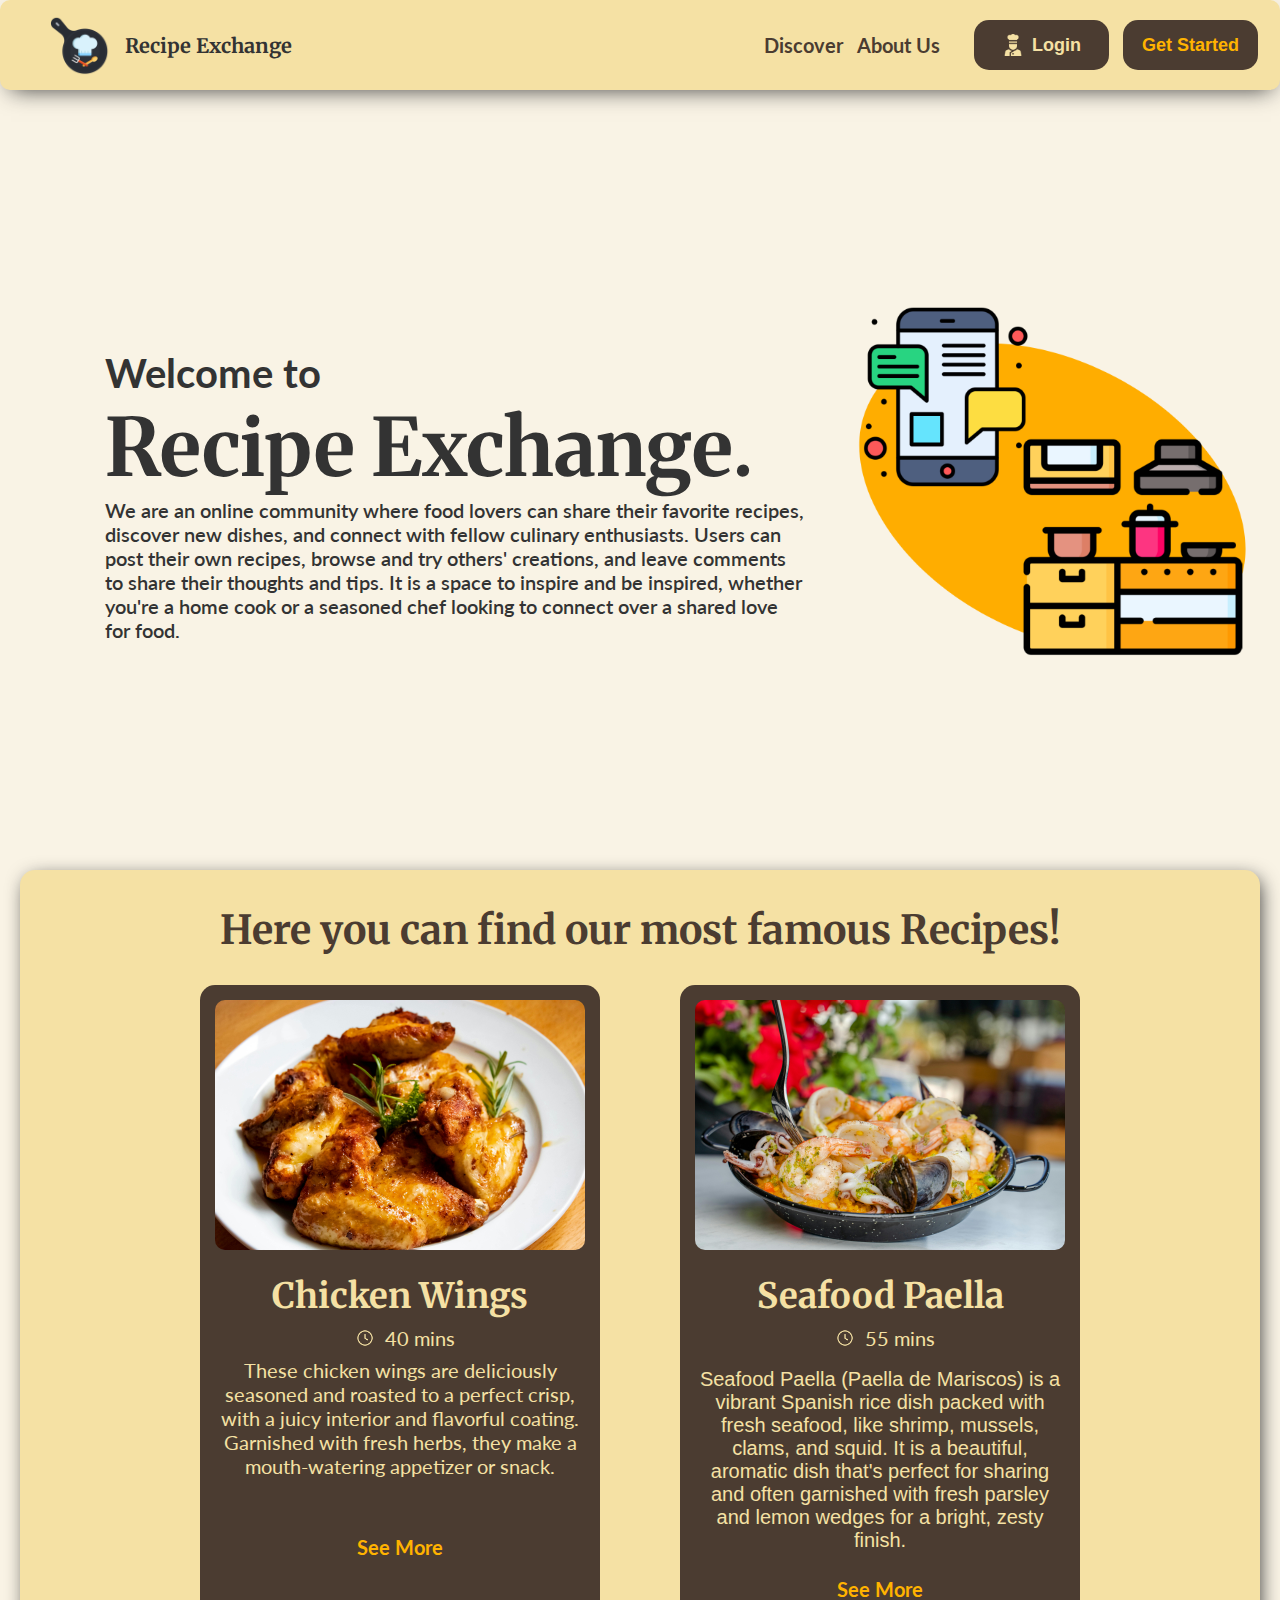
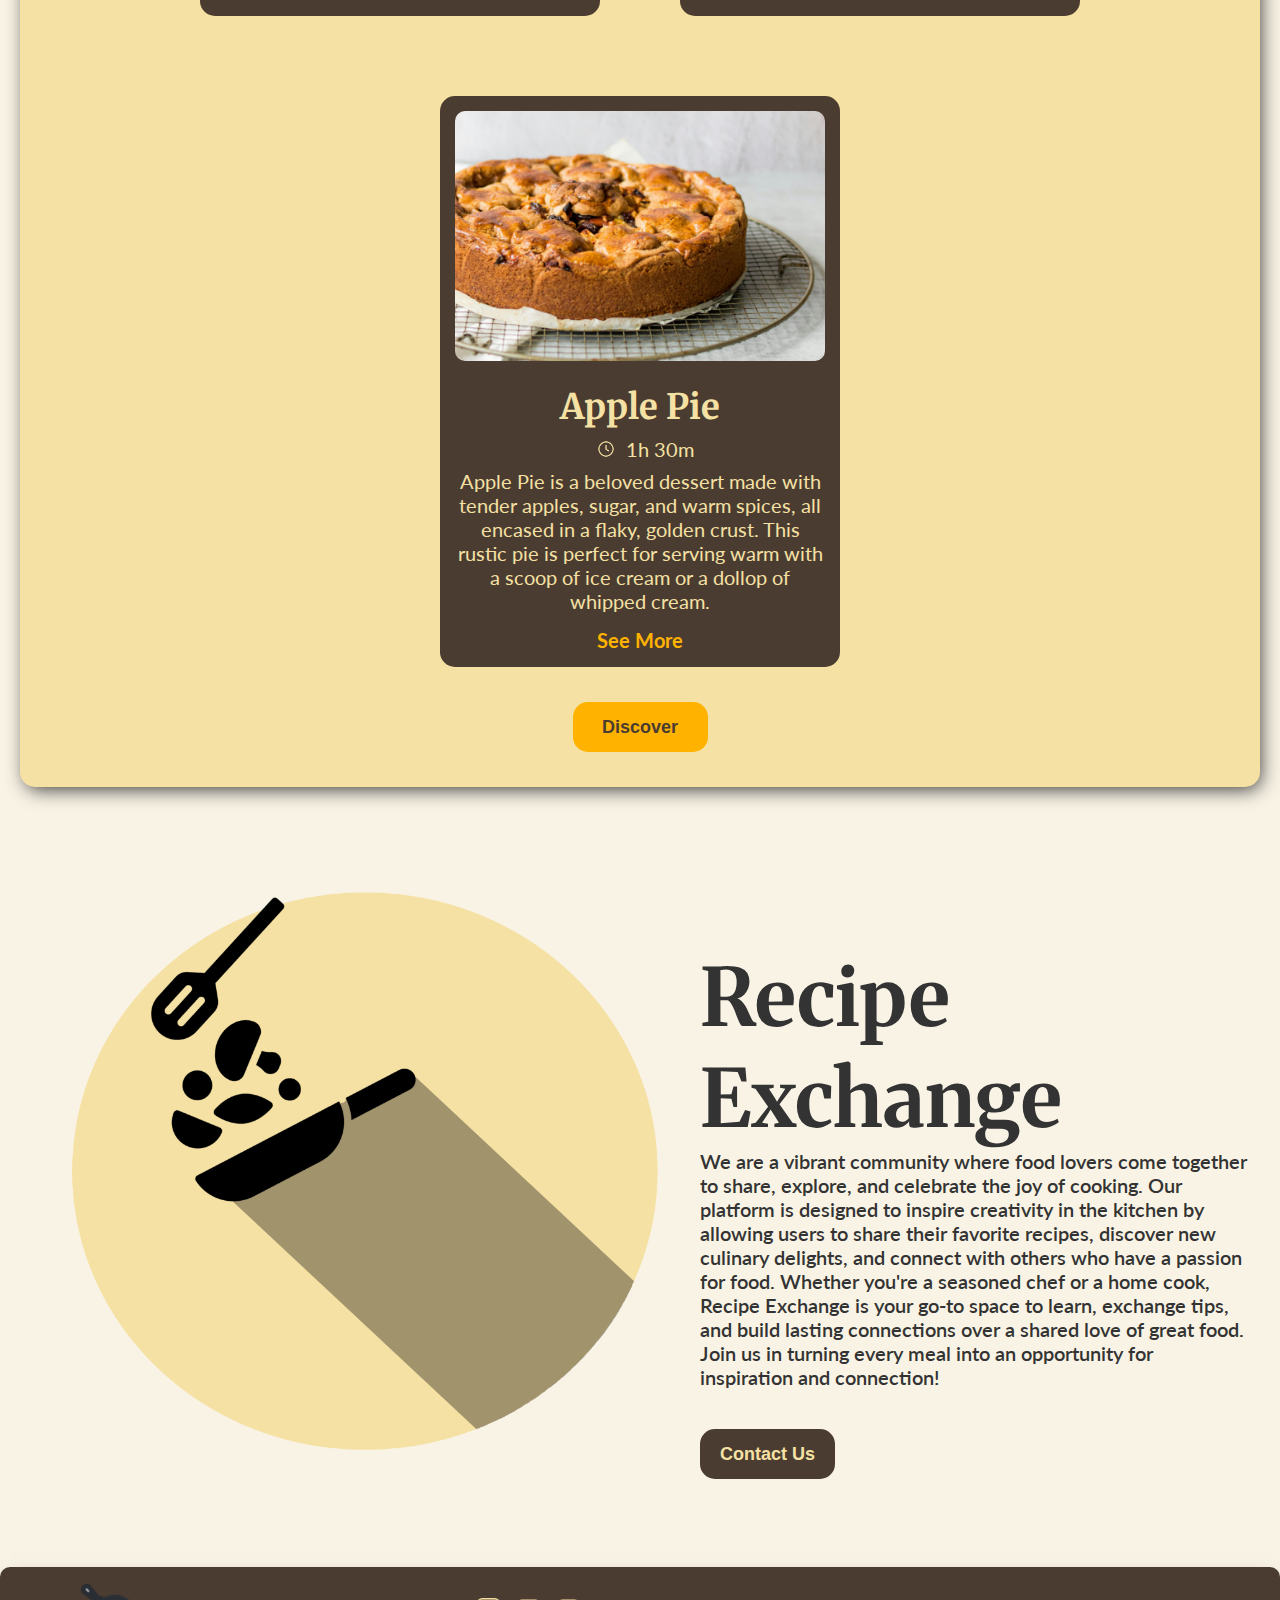
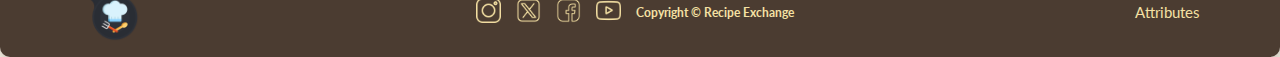
<file: index.html>
<!DOCTYPE html>
<html lang="en">
  <head>
    <meta charset="UTF-8" />
    <meta name="viewport" content="width=device-width, initial-scale=1.0" />
    <title>Recipe Exchange</title>
    <link rel="icon" href="Images/Recipe-Exchange-Logo.png" />
    <link rel="stylesheet" href="Styles/style.css" />
    <link rel="stylesheet" href="Styles/responsive.css" />
  </head>
  <body>
    <div class="bar home-bar">
      <a href="index.html" id="home">
        <img id="logo" src="Images/Recipe-Exchange-Logo.png" alt="Logo" />
        <h1>Recipe Exchange</h1>
      </a>
      <nav>
        <ul>
          <li class="hidden-mobile"><a href="#features">Discover</a></li>
          <li class="hidden-mobile aboutUsLink">
            <a href="#AboutUs">About Us</a>
          </li>
        </ul>
        <ul>
          <div class="register">
            <li class="hidden-mobile">
              <a href="login.html"
                ><button id="login">
                  <img src="Images/Profile-2.png" alt="Profile" />Login
                </button></a
              >
            </li>
            <li>
              <a href="signUp.html"
                ><button id="register">Get Started</button></a
              >
            </li>
            <li class="hidden-desktop">
              <a href="login.html"
                ><button id="login-mobile">
                  <img src="Images/Profile-2.png" alt="Profile" /></button
              ></a>
            </li>
          </div>
        </ul>
      </nav>
    </div>
    <main>
      <div class="content">
        <div class="home-description">
          <h2>Welcome to</h2>
          <h1>Recipe Exchange.</h1>
          <p>
            We are an online community where food lovers can share their
            favorite recipes, discover new dishes, and connect with fellow
            culinary enthusiasts. Users can post their own recipes, browse and
            try others' creations, and leave comments to share their thoughts
            and tips. It is a space to inspire and be inspired, whether you're a
            home cook or a seasoned chef looking to connect over a shared love
            for food.
          </p>
        </div>
        <div class="hero-img">
          <img
            src="Images/Recipe-Welcome.png"
            alt="Abstract image for Recipe Exchange"
          />
        </div>
      </div>
      <div class="cookingContent" id="features">
        <h2 class="title">Here you can find our most famous Recipes!</h2>
        <div class="food-blocks">
          <div class="food-block">
            <a href="chickenWings.html">
              <div class="food-img">
                <img src="Images/ChickenWings.jpg" alt="Chicken Wings" />
              </div>
              <h2>Chicken Wings</h2>
              <p id="prep-time">
                <img src="Images/clock.png" alt="clock" />40 mins
              </p>
              <p class="discover-description">
                These chicken wings are deliciously seasoned and roasted to a
                perfect crisp, with a juicy interior and flavorful coating.
                Garnished with fresh herbs, they make a mouth-watering appetizer
                or snack.
              </p>
              <a href="" id="SeeMore">See More</a>
            </a>
          </div>
          <div class="food-block">
            <a href="SeafoodPaella.html">
              <div class="food-img">
                <img src="Images/SeaFood.jpg" alt="Seafood Paella" />
              </div>
              <h2>Seafood Paella</h2>
              <p id="prep-time">
                <img src="Images/clock.png" alt="clock" />55 mins
              </p>
              <p class="food-description">
                Seafood Paella (Paella de Mariscos) is a vibrant Spanish rice
                dish packed with fresh seafood, like shrimp, mussels, clams, and
                squid. It is a beautiful, aromatic dish that's perfect for
                sharing and often garnished with fresh parsley and lemon wedges
                for a bright, zesty finish.
              </p>
              <a href="" id="SeeMore">See More</a>
            </a>
          </div>
          <div class="food-block">
            <a href="applePie.html">
              <div class="food-img">
                <img src="Images/ApplePie.JPG" alt="Apple Pie" />
              </div>
              <h2>Apple Pie</h2>
              <p id="prep-time">
                <img src="Images/clock.png" alt="clock" />1h 30m
              </p>
              <p class="discover-description">
                Apple Pie is a beloved dessert made with tender apples, sugar,
                and warm spices, all encased in a flaky, golden crust. This
                rustic pie is perfect for serving warm with a scoop of ice cream
                or a dollop of whipped cream.
              </p>
              <a href="" id="SeeMore">See More</a>
            </a>
          </div>
        </div>
        <a href="cooking.html"
          ><button id="discover-button">Discover</button></a
        >
      </div>
      <div class="content" id="AboutUs">
        <div class="hero-img">
          <img src="Images/AboutUs.png" alt="About us" />
        </div>
        <div class="aboutus-description">
          <h1>Recipe Exchange</h1>
          <p class="aboutus-description">
            We are a vibrant community where food lovers come together to share,
            explore, and celebrate the joy of cooking. Our platform is designed
            to inspire creativity in the kitchen by allowing users to share
            their favorite recipes, discover new culinary delights, and connect
            with others who have a passion for food. Whether you're a seasoned
            chef or a home cook, Recipe Exchange is your go-to space to learn,
            exchange tips, and build lasting connections over a shared love of
            great food. Join us in turning every meal into an opportunity for
            inspiration and connection!
          </p>
          <a href="contactUs.html"><button>Contact Us</button></a>
        </div>
      </div>
    </main>
    <footer class="bar footer">
      <a href="index.html"
        ><img id="logo" src="Images/Recipe-Exchange-Logo.png" alt="Logo"
      /></a>
      <div class="social-medias">
        <a href="https://www.instagram.com/" target="_blank"
          ><img src="Images/instagram.png" alt="Instagram"
        /></a>
        <a href="https://www.x.com/" target="_blank"
          ><img src="Images/twitter.png" alt="Twitter - X"
        /></a>
        <a href="https://www.facebook.com/" target="_blank"
          ><img src="Images/facebook.png" alt="Facebook"
        /></a>
        <a href="https://www.youtube.com/" target="_blank"
          ><img src="Images/youtube.png" alt="Youtube"
        /></a>
        <span> Copyright &copy; Recipe Exchange</span>
      </div>
      <a href="attributes.html" target="_blank">Attributes</a>
    </footer>
  </body>
</html>
</file>
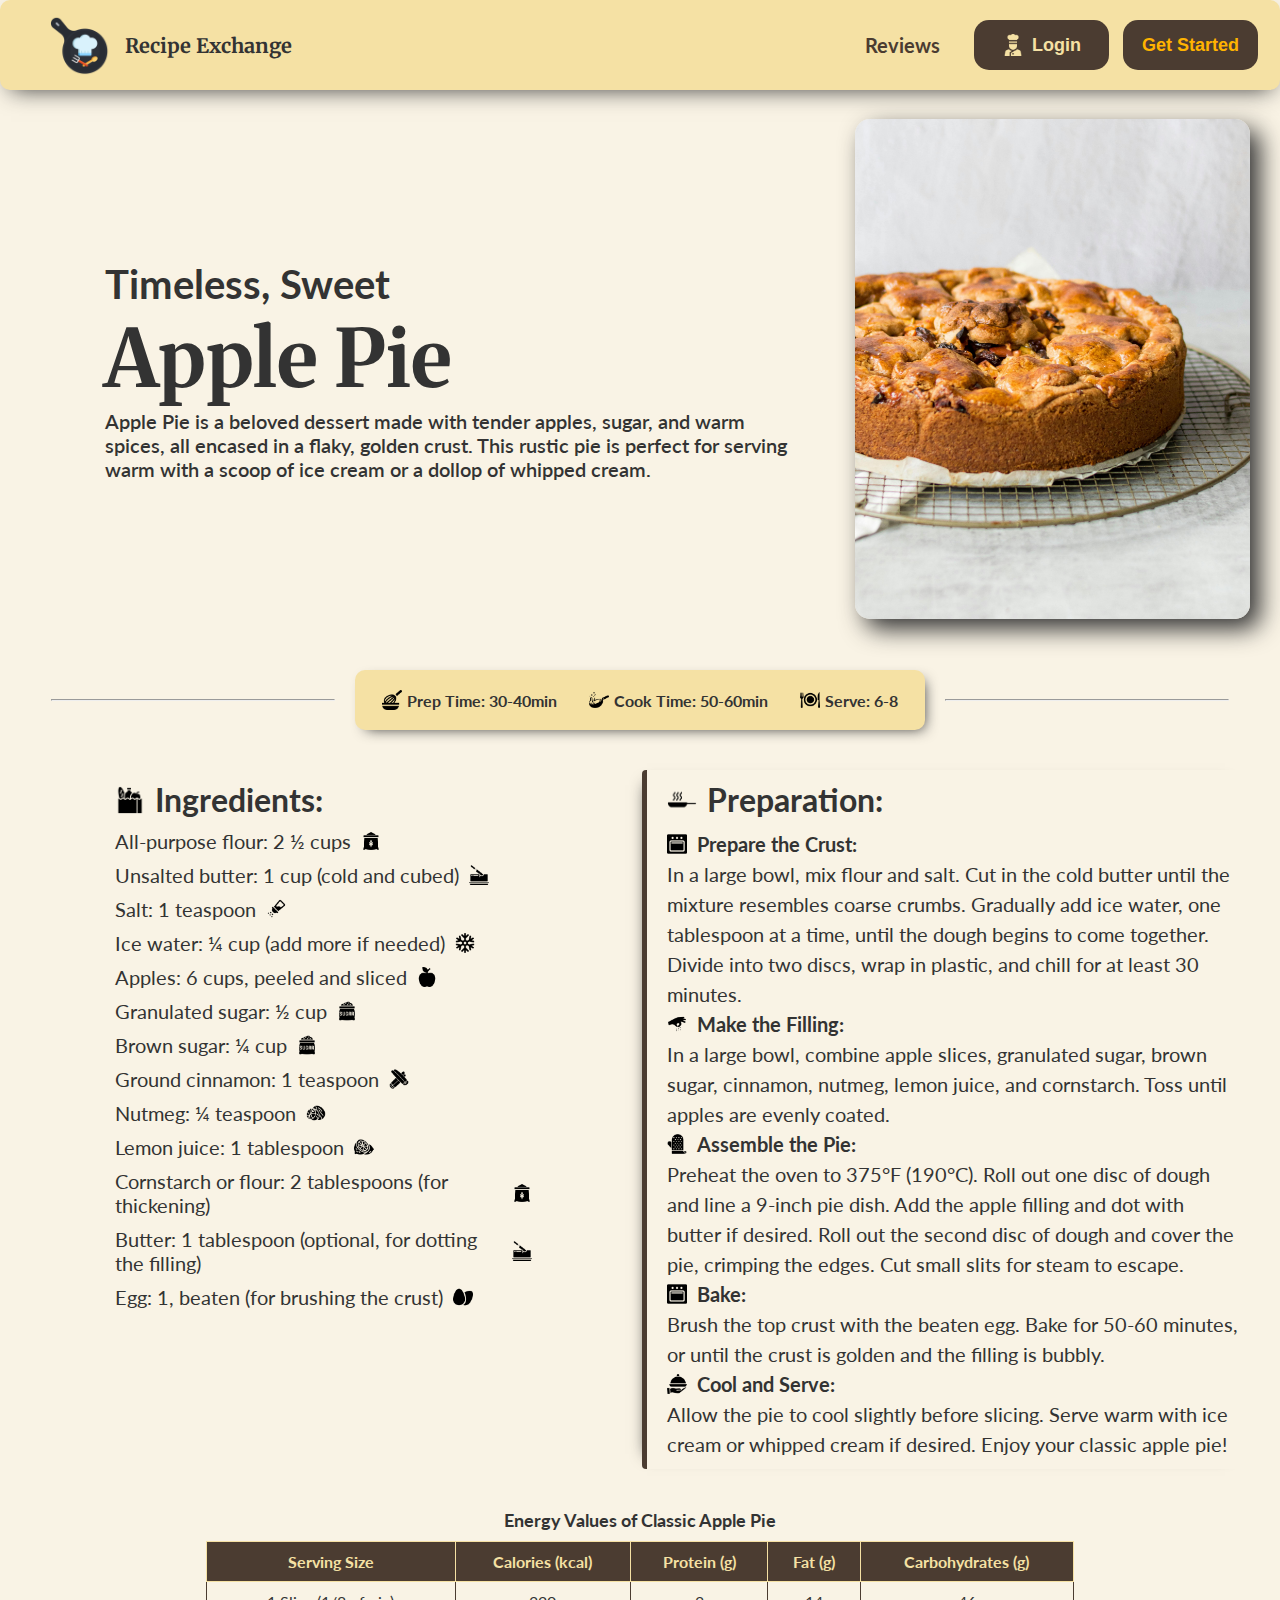
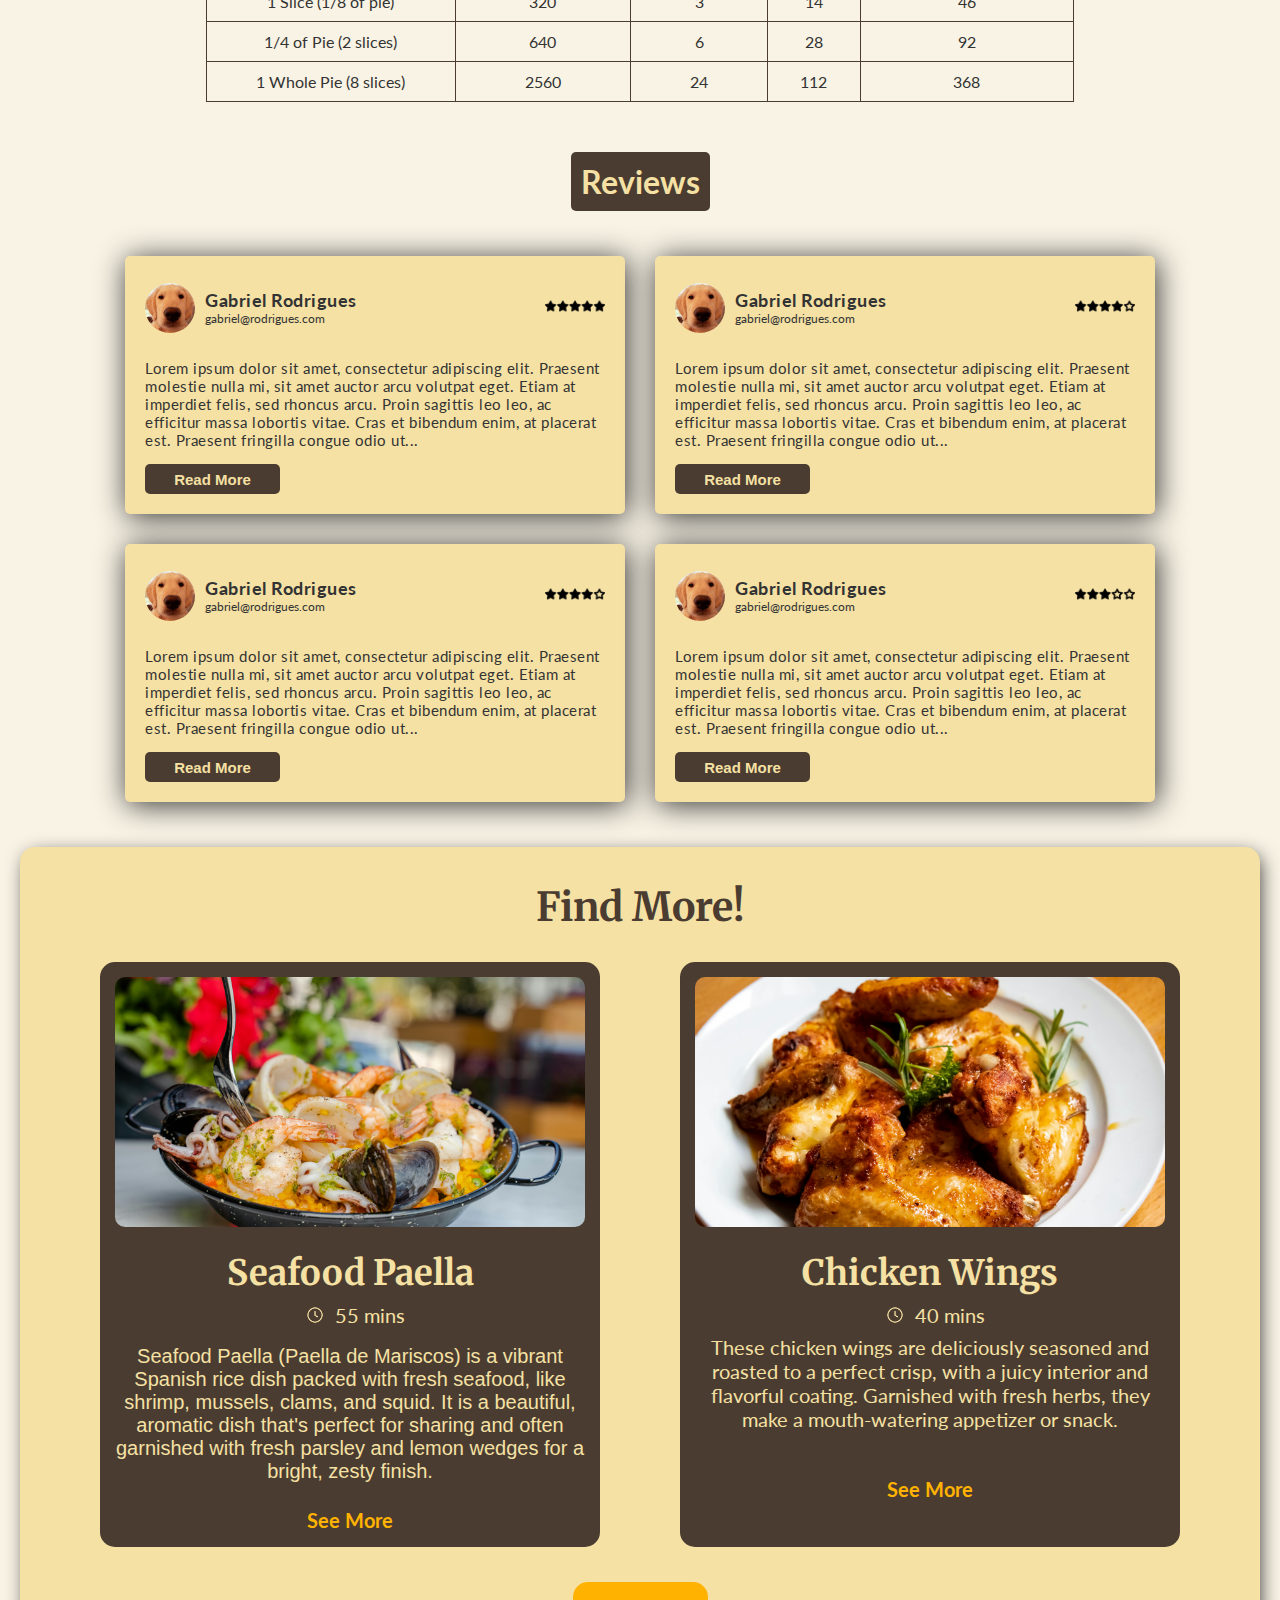
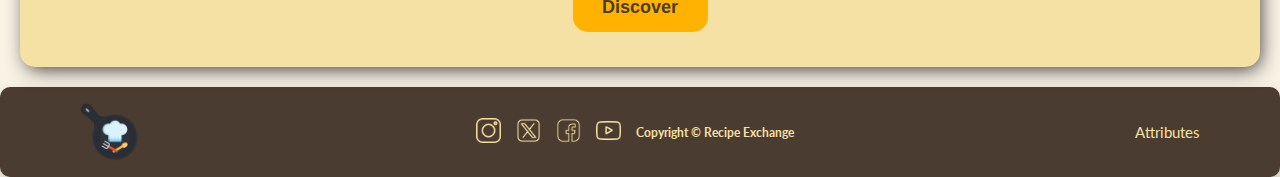
<file: applePie.html>
<!DOCTYPE html>
<html lang="en">
  <head>
    <meta charset="UTF-8" />
    <meta name="viewport" content="width=device-width, initial-scale=1.0" />
    <title>Recipe Exchange</title>
    <link rel="icon" href="Images/Recipe-Exchange-Logo.png" />
    <link rel="stylesheet" href="Styles/style.css" />
    <link rel="stylesheet" href="Styles/food.css" />
    <link rel="stylesheet" href="Styles/responsive.css" />
  </head>
  <body>
    <div class="bar home-bar">
      <a href="index.html" id="home">
        <img id="logo" src="Images/Recipe-Exchange-Logo.png" alt="Logo" />
        <h1>Recipe Exchange</h1>
      </a>
      <nav>
        <ul>
          <li class="hidden-mobile"><a href="#testimonials">Reviews</a></li>
        </ul>
        <ul>
          <div class="register">
            <li class="hidden-mobile">
              <a href="login.html"
                ><button id="login">
                  <img src="Images/Profile-2.png" alt="Profile" />Login
                </button></a
              >
            </li>
            <li>
              <a href="signUp.html"
                ><button id="register">Get Started</button></a
              >
            </li>
            <li class="hidden-desktop">
              <a href="login.html"
                ><button id="login-mobile">
                  <img src="Images/Profile-2.png" alt="Profile" /></button
              ></a>
            </li>
          </div>
        </ul>
      </nav>
    </div>
    <main>
      <div class="content">
        <div class="home-description">
          <h2>Timeless, Sweet</h2>
          <h1>Apple Pie</h1>
          <p>
            Apple Pie is a beloved dessert made with tender apples, sugar, and
            warm spices, all encased in a flaky, golden crust. This rustic pie
            is perfect for serving warm with a scoop of ice cream or a dollop of
            whipped cream.
          </p>
        </div>
        <div class="hero-img">
          <img src="Images/ApplePie.JPG" id="foodHeroImg" alt="Apple Pie" />
        </div>
      </div>
      <div class="mini-display">
        <hr />
        <div class="classification">
          <p>
            <img src="Images/prep-time.png" alt="baking icon" />Prep Time:
            30-40min
          </p>
          <p><img src="Images/cook-time.png" alt="pan" />Cook Time: 50-60min</p>
          <p>
            <img src="Images/people-served.png" alt="plate and cutlery" />Serve:
            6-8
          </p>
        </div>
        <hr />
      </div>
      <div class="preparation">
        <div class="ingredients">
          <h1>
            <img src="Images/ingredients.png" alt="Ingredients Basket" />
            Ingredients:
          </h1>
          <ul>
            <li>
              All-purpose flour: 2 ½ cups
              <img src="Images/flour.png" alt="Flour" />
            </li>
            <li>
              Unsalted butter: 1 cup (cold and cubed)
              <img src="Images/butter.png" alt="Butter" />
            </li>
            <li>Salt: 1 teaspoon <img src="Images/salt.png" alt="Salt" /></li>
            <li>
              Ice water: ¼ cup (add more if needed)
              <img src="Images/ice-crystal.png" alt="Ice Crystal" />
            </li>
            <li>
              Apples: 6 cups, peeled and sliced
              <img src="Images/apple-recipe.png" alt="Apple" />
            </li>
            <li>
              Granulated sugar: ½ cup <img src="Images/sugar.png" alt="sugar" />
            </li>
            <li>
              Brown sugar: ¼ cup <img src="Images/sugar.png" alt="sugar" />
            </li>
            <li>
              Ground cinnamon: 1 teaspoon
              <img src="Images/cinnamon-stick.png" alt="cinnamon-stick" />
            </li>
            <li>
              Nutmeg: ¼ teaspoon <img src="Images/nutmeg.png" alt="nutmeg" />
            </li>
            <li>
              Lemon juice: 1 tablespoon
              <img src="Images/lemon.png" alt="Lemon" />
            </li>
            <li>
              Cornstarch or flour: 2 tablespoons (for thickening)
              <img src="Images/flour.png" alt="Flour" />
            </li>
            <li>
              Butter: 1 tablespoon (optional, for dotting the filling)
              <img src="Images/butter.png" alt="Butter" />
            </li>
            <li>
              Egg: 1, beaten (for brushing the crust)
              <img src="Images/eggs.png" alt="eggs" />
            </li>
          </ul>
        </div>
        <div class="how-to-prep">
          <h1>
            <img src="Images/FryingPan.png" alt="Frying Pan" /> Preparation:
          </h1>
          <p>
            <span
              ><img src="Images/oven.png" alt="Oven" />Prepare the Crust:</span
            >
            In a large bowl, mix flour and salt. Cut in the cold butter until
            the mixture resembles coarse crumbs. Gradually add ice water, one
            tablespoon at a time, until the dough begins to come together.
            Divide into two discs, wrap in plastic, and chill for at least 30
            minutes.

            <span
              ><img src="Images/seasoning.png" alt="seasoning" />Make the
              Filling:</span
            >
            In a large bowl, combine apple slices, granulated sugar, brown
            sugar, cinnamon, nutmeg, lemon juice, and cornstarch. Toss until
            apples are evenly coated.

            <span
              ><img src="Images/glove.png" alt="Glove" />Assemble the Pie:</span
            >
            Preheat the oven to 375°F (190°C). Roll out one disc of dough and
            line a 9-inch pie dish. Add the apple filling and dot with butter if
            desired. Roll out the second disc of dough and cover the pie,
            crimping the edges. Cut small slits for steam to escape.

            <span><img src="Images/oven.png" alt="Oven" />Bake:</span>
            Brush the top crust with the beaten egg. Bake for 50-60 minutes, or
            until the crust is golden and the filling is bubbly.

            <span
              ><img src="Images/serve.png" alt="Serving tray" />Cool and
              Serve:</span
            >
            Allow the pie to cool slightly before slicing. Serve warm with ice
            cream or whipped cream if desired. Enjoy your classic apple pie!
          </p>
        </div>
      </div>
      <table>
        <caption>
          Energy Values of Classic Apple Pie
        </caption>
        <thead>
          <tr>
            <th>Serving Size</th>
            <th>Calories (kcal)</th>
            <th>Protein (g)</th>
            <th>Fat (g)</th>
            <th>Carbohydrates (g)</th>
          </tr>
        </thead>
        <tbody>
          <tr>
            <td>1 Slice (1/8 of pie)</td>
            <td>320</td>
            <td>3</td>
            <td>14</td>
            <td>46</td>
          </tr>
          <tr>
            <td>1/4 of Pie (2 slices)</td>
            <td>640</td>
            <td>6</td>
            <td>28</td>
            <td>92</td>
          </tr>
          <tr>
            <td>1 Whole Pie (8 slices)</td>
            <td>2560</td>
            <td>24</td>
            <td>112</td>
            <td>368</td>
          </tr>
        </tbody>
      </table>
      <div class="reviews" id="testimonials">
        <h1>Reviews</h1>
        <div class="review-box-container">
          <div class="review-box">
            <div class="review-box-top">
              <div class="profile">
                <div class="profile-img">
                  <img src="Images/dog-profile.jpg" alt="Profile image" />
                </div>
                <div class="name-user">
                  <strong>Gabriel Rodrigues</strong>
                  <span>gabriel@rodrigues.com</span>
                </div>
              </div>
              <div class="rating">
                <img src="Images/rating-5.png" alt="5 Stars" />
              </div>
            </div>
            <div class="user-comment">
              Lorem ipsum dolor sit amet, consectetur adipiscing elit. Praesent
              molestie nulla mi, sit amet auctor arcu volutpat eget. Etiam at
              imperdiet felis, sed rhoncus arcu. Proin sagittis leo leo, ac
              efficitur massa lobortis vitae. Cras et bibendum enim, at placerat
              est. Praesent fringilla congue odio ut...
            </div>
            <div class="read-more">
              <button>Read More</button>
            </div>
          </div>
          <div class="review-box">
            <div class="review-box-top">
              <div class="profile">
                <div class="profile-img">
                  <img src="Images/dog-profile.jpg" alt="Profile image" />
                </div>
                <div class="name-user">
                  <strong>Gabriel Rodrigues</strong>
                  <span>gabriel@rodrigues.com</span>
                </div>
              </div>
              <div class="rating">
                <img src="Images/rating-4.png" alt="5 Stars" />
              </div>
            </div>
            <div class="user-comment">
              Lorem ipsum dolor sit amet, consectetur adipiscing elit. Praesent
              molestie nulla mi, sit amet auctor arcu volutpat eget. Etiam at
              imperdiet felis, sed rhoncus arcu. Proin sagittis leo leo, ac
              efficitur massa lobortis vitae. Cras et bibendum enim, at placerat
              est. Praesent fringilla congue odio ut...
            </div>
            <div class="read-more">
              <button>Read More</button>
            </div>
          </div>
          <div class="review-box">
            <div class="review-box-top">
              <div class="profile">
                <div class="profile-img">
                  <img src="Images/dog-profile.jpg" alt="Profile image" />
                </div>
                <div class="name-user">
                  <strong>Gabriel Rodrigues</strong>
                  <span>gabriel@rodrigues.com</span>
                </div>
              </div>
              <div class="rating">
                <img src="Images/rating-4.png" alt="5 Stars" />
              </div>
            </div>
            <div class="user-comment">
              Lorem ipsum dolor sit amet, consectetur adipiscing elit. Praesent
              molestie nulla mi, sit amet auctor arcu volutpat eget. Etiam at
              imperdiet felis, sed rhoncus arcu. Proin sagittis leo leo, ac
              efficitur massa lobortis vitae. Cras et bibendum enim, at placerat
              est. Praesent fringilla congue odio ut...
            </div>
            <div class="read-more">
              <button>Read More</button>
            </div>
          </div>
          <div class="review-box">
            <div class="review-box-top">
              <div class="profile">
                <div class="profile-img">
                  <img src="Images/dog-profile.jpg" alt="Profile image" />
                </div>
                <div class="name-user">
                  <strong>Gabriel Rodrigues</strong>
                  <span>gabriel@rodrigues.com</span>
                </div>
              </div>
              <div class="rating">
                <img src="Images/rating-3.png" alt="5 Stars" />
              </div>
            </div>
            <div class="user-comment">
              Lorem ipsum dolor sit amet, consectetur adipiscing elit. Praesent
              molestie nulla mi, sit amet auctor arcu volutpat eget. Etiam at
              imperdiet felis, sed rhoncus arcu. Proin sagittis leo leo, ac
              efficitur massa lobortis vitae. Cras et bibendum enim, at placerat
              est. Praesent fringilla congue odio ut...
            </div>
            <div class="read-more">
              <button>Read More</button>
            </div>
          </div>
        </div>
      </div>
      <div class="cookingContent" id="features">
        <h2 class="title">Find More!</h2>
        <div class="food-blocks">
          <div class="food-block">
            <a href="SeafoodPaella.html">
              <div class="food-img">
                <img src="Images/SeaFood.jpg" alt="Seafood Paella" />
              </div>
              <h2>Seafood Paella</h2>
              <p id="prep-time">
                <img src="Images/clock.png" alt="clock" />55 mins
              </p>
              <p class="food-description">
                Seafood Paella (Paella de Mariscos) is a vibrant Spanish rice
                dish packed with fresh seafood, like shrimp, mussels, clams, and
                squid. It is a beautiful, aromatic dish that's perfect for
                sharing and often garnished with fresh parsley and lemon wedges
                for a bright, zesty finish.
              </p>
              <a href="" id="SeeMore">See More</a>
            </a>
          </div>
          <div class="food-block">
            <a href="chickenWings.html">
              <div class="food-img">
                <img src="Images/ChickenWings.jpg" alt="Chicken Wings" />
              </div>
              <h2>Chicken Wings</h2>
              <p id="prep-time">
                <img src="Images/clock.png" alt="clock" />40 mins
              </p>
              <p class="discover-description">
                These chicken wings are deliciously seasoned and roasted to a
                perfect crisp, with a juicy interior and flavorful coating.
                Garnished with fresh herbs, they make a mouth-watering appetizer
                or snack.
              </p>
              <a href="" id="SeeMore">See More</a>
            </a>
          </div>
        </div>
        <a href="cooking.html"
          ><button id="discover-button">Discover</button></a
        >
      </div>
    </main>
    <footer class="bar footer">
      <a href="index.html"
        ><img id="logo" src="Images/Recipe-Exchange-Logo.png" alt="Logo"
      /></a>
      <div class="social-medias">
        <a href="https://www.instagram.com/" target="_blank"
          ><img src="Images/instagram.png" alt="Instagram"
        /></a>
        <a href="https://www.x.com/" target="_blank"
          ><img src="Images/twitter.png" alt="Twitter - X"
        /></a>
        <a href="https://www.facebook.com/" target="_blank"
          ><img src="Images/facebook.png" alt="Facebook"
        /></a>
        <a href="https://www.youtube.com/" target="_blank"
          ><img src="Images/youtube.png" alt="Youtube"
        /></a>
        <span> Copyright &copy; Recipe Exchange</span>
      </div>
      <a href="attributes.html" target="_blank">Attributes</a>
    </footer>
  </body>
</html>
</file>
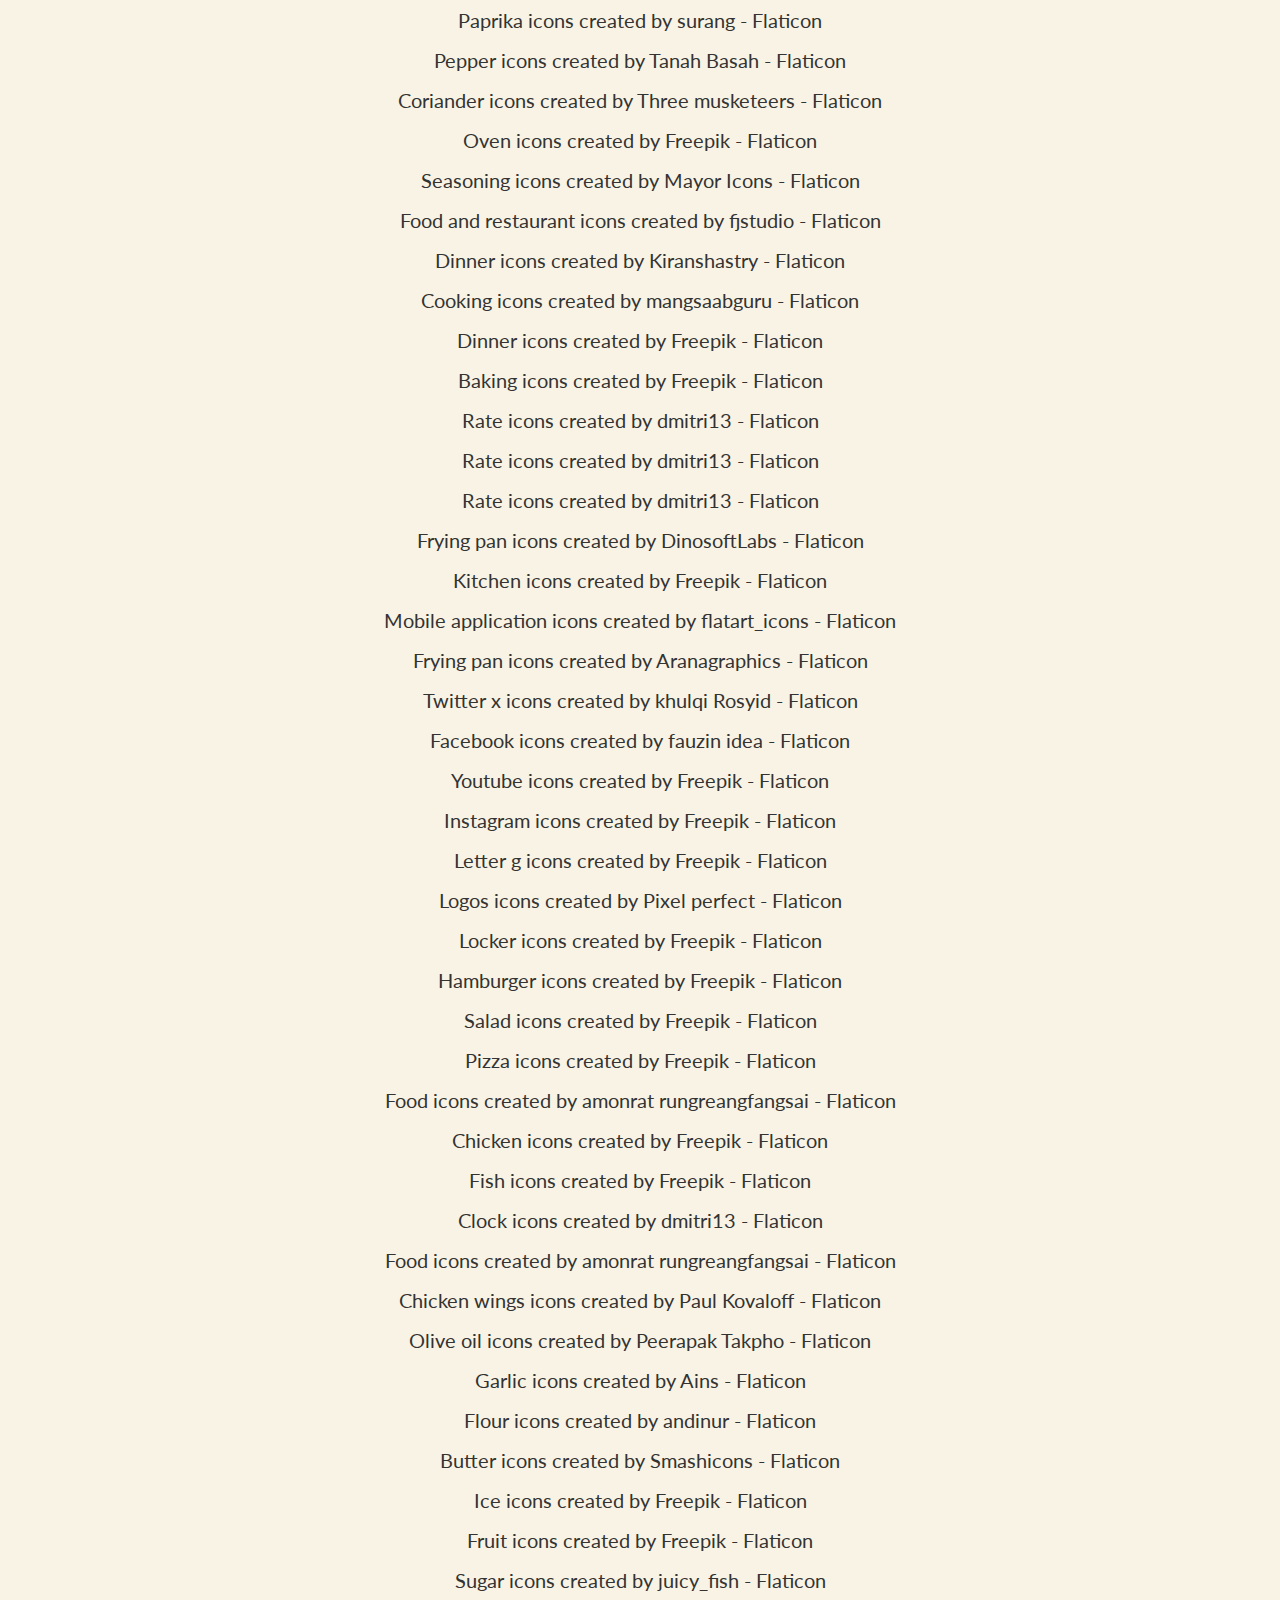
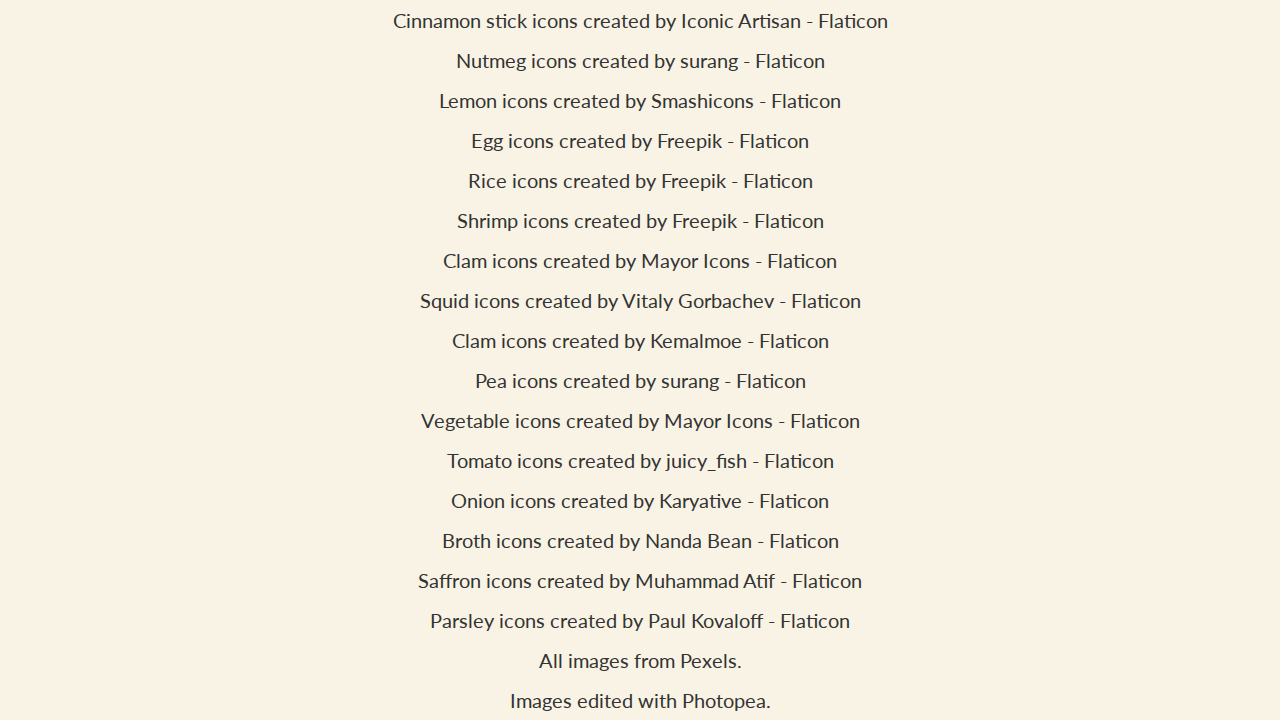
<file: attributes.html>
<!DOCTYPE html>
<html lang="en">
<head>
    <meta charset="UTF-8">
    <meta name="viewport" content="width=device-width, initial-scale=1.0">
    <title>Recipe Exchange</title>
    <link rel="icon" href="Images/Recipe-Exchange-Logo.png">
    <link rel="stylesheet" href="Styles/style.css">
    <link rel="stylesheet" href="Styles/responsive.css">
</head>
<body>
    <!-- Attributes to all images from the website. -->
    <ul id="attributes">
        <li>
            <a href="https://www.flaticon.com/free-icons/paprika" title="paprika icons" target="_blank">Paprika icons created by surang - Flaticon</a>
        </li>
        <li>
            <a href="https://www.flaticon.com/free-icons/pepper" title="pepper icons" target="_blank">Pepper icons created by Tanah Basah - Flaticon</a>
        </li>
        <li>
            <a href="https://www.flaticon.com/free-icons/coriander" title="coriander icons" target="_blank">Coriander icons created by Three musketeers - Flaticon</a>
        </li>
        <li>
            <a href="https://www.flaticon.com/free-icons/oven" title="oven icons" target="_blank">Oven icons created by Freepik - Flaticon</a>
        </li>
        <li>
            <a href="https://www.flaticon.com/free-icons/seasoning" title="seasoning icons" target="_blank">Seasoning icons created by Mayor Icons - Flaticon</a>
        </li>
        <li>
            <a href="https://www.flaticon.com/free-icons/food-and-restaurant" title="food and restaurant icons" target="_blank">Food and restaurant icons created by fjstudio - Flaticon</a>
        </li>
        <li>
            <a href="https://www.flaticon.com/free-icons/dinner" title="dinner icons" target="_blank">Dinner icons created by Kiranshastry - Flaticon</a>
        </li>
        <li>
            <a href="https://www.flaticon.com/free-icons/cooking" title="cooking icons" target="_blank">Cooking icons created by mangsaabguru - Flaticon</a>
        </li>
        <li>
            <a href="https://www.flaticon.com/free-icons/dinner" title="dinner icons" target="_blank">Dinner icons created by Freepik - Flaticon</a>
        </li>
        <li>
            <a href="https://www.flaticon.com/free-icons/baking" title="baking icons" target="_blank">Baking icons created by Freepik - Flaticon</a>
        </li>
        <li>
            <a href="https://www.flaticon.com/free-icons/rate" title="rate icons" target="_blank">Rate icons created by dmitri13 - Flaticon</a>
        </li>
        <li>
            <a href="https://www.flaticon.com/free-icons/rate" title="rate icons" target="_blank">Rate icons created by dmitri13 - Flaticon</a>
        </li>
        <li>
            <a href="https://www.flaticon.com/free-icons/rate" title="rate icons" target="_blank">Rate icons created by dmitri13 - Flaticon</a>
        </li>
        <li> 
            <a href="https://www.flaticon.com/free-icons/frying-pan" title="frying pan icons" target="_blank">Frying pan icons created by DinosoftLabs - Flaticon</a>
        </li>
        <li>
            <a href="https://www.flaticon.com/free-icons/kitchen" title="kitchen icons" target="_blank">Kitchen icons created by Freepik - Flaticon</a>
        </li>
        <li>
            <a href="https://www.flaticon.com/free-icons/mobile-application" title="mobile application icons" target="_blank">Mobile application icons created by flatart_icons - Flaticon</a>
        </li>
        <li>
            <a href="https://www.flaticon.com/free-icons/frying-pan" title="frying pan icons" target="_blank">Frying pan icons created by Aranagraphics - Flaticon</a>
        </li>
        <li>
            <a href="https://www.flaticon.com/free-icons/twitter-x" title="twitter x icons" target="_blank">Twitter x icons created by khulqi Rosyid - Flaticon</a>
        </li>
        <li>
            <a href="https://www.flaticon.com/free-icons/facebook" title="facebook icons" target="_blank">Facebook icons created by fauzin idea - Flaticon</a>
        </li>
        <li>
            <a href="https://www.flaticon.com/free-icons/youtube" title="youtube icons" target="_blank">Youtube icons created by Freepik - Flaticon</a>
        </li>
        <li>
            <a href="https://www.flaticon.com/free-icons/instagram" title="instagram icons" target="_blank">Instagram icons created by Freepik - Flaticon</a>
        </li>
        <li>
            <a href="https://www.flaticon.com/free-icons/letter-g" title="letter g icons" target="_blank">Letter g icons created by Freepik - Flaticon</a>
        </li>
        <li>
            <a href="https://www.flaticon.com/free-icons/logos" title="logos icons" target="_blank">Logos icons created by Pixel perfect - Flaticon</a>
        </li>
        <li>
            <a href="https://www.flaticon.com/free-icons/locker" title="locker icons" target="_blank">Locker icons created by Freepik - Flaticon</a>
        </li>
        <li>
            <a href="https://www.flaticon.com/free-icons/hamburger" title="hamburger icons" target="_blank">Hamburger icons created by Freepik - Flaticon</a>
        </li>
        <li>
            <a href="https://www.flaticon.com/free-icons/salad" title="salad icons" target="_blank">Salad icons created by Freepik - Flaticon</a>
        </li>
        <li>
            <a href="https://www.flaticon.com/free-icons/pizza" title="pizza icons" target="_blank">Pizza icons created by Freepik - Flaticon</a>
        </li>
        <li>
            <a href="https://www.flaticon.com/free-icons/food" title="food icons" target="_blank">Food icons created by amonrat rungreangfangsai - Flaticon</a>
        </li>
        <li>
            <a href="https://www.flaticon.com/free-icons/chicken" title="chicken icons" target="_blank">Chicken icons created by Freepik - Flaticon</a>
        </li>
        <li>
            <a href="https://www.flaticon.com/free-icons/fish" title="fish icons" target="_blank">Fish icons created by Freepik - Flaticon</a>
        </li>
        <li>
            <a href="https://www.flaticon.com/free-icons/clock" title="clock icons" target="_blank">Clock icons created by dmitri13 - Flaticon</a>
        </li>
        <li>
            <a href="https://www.flaticon.com/free-icons/food" title="food icons" target="_blank">Food icons created by amonrat rungreangfangsai - Flaticon</a>
        </li>
        <li>
            <a href="https://www.flaticon.com/free-icons/chicken-wings" title="chicken wings icons" target="_blank">Chicken wings icons created by Paul Kovaloff - Flaticon</a>
        </li>
        <li>
            <a href="https://www.flaticon.com/free-icons/olive-oil" title="olive oil icons" target="_blank">Olive oil icons created by Peerapak Takpho - Flaticon</a>
        </li>
        <li>
            <a href="https://www.flaticon.com/free-icons/garlic" title="garlic icons" target="_blank">Garlic icons created by Ains - Flaticon</a>
        </li>
        <li>
            <a href="https://www.flaticon.com/free-icons/flour" title="flour icons">Flour icons created by andinur - Flaticon</a>
        </li>
        <li>
            <a href="https://www.flaticon.com/free-icons/butter" title="butter icons">Butter icons created by Smashicons - Flaticon</a>
        </li>
        <li>
            <a href="https://www.flaticon.com/free-icons/ice" title="ice icons">Ice icons created by Freepik - Flaticon</a>
        </li>
        <li>
            <a href="https://www.flaticon.com/free-icons/fruit" title="fruit icons">Fruit icons created by Freepik - Flaticon</a>
        </li>
        <li>
            <a href="https://www.flaticon.com/free-icons/sugar" title="sugar icons">Sugar icons created by juicy_fish - Flaticon</a>
        </li>
        <li>
            <a href="https://www.flaticon.com/free-icons/cinnamon-stick" title="cinnamon stick icons">Cinnamon stick icons created by Iconic Artisan - Flaticon</a>
        </li>
        <li>
            <a href="https://www.flaticon.com/free-icons/nutmeg" title="nutmeg icons">Nutmeg icons created by surang - Flaticon</a>
        </li>
        <li>
            <a href="https://www.flaticon.com/free-icons/lemon" title="lemon icons">Lemon icons created by Smashicons - Flaticon</a>
        </li>
        <li>
            <a href="https://www.flaticon.com/free-icons/egg" title="egg icons">Egg icons created by Freepik - Flaticon</a>
        </li>
        <li>
            <a href="https://www.flaticon.com/free-icons/rice" title="rice icons">Rice icons created by Freepik - Flaticon</a>
        </li>
        <li>
            <a href="https://www.flaticon.com/free-icons/shrimp" title="Shrimp icons">Shrimp icons created by Freepik - Flaticon</a>
        </li>
        <li>
            <a href="https://www.flaticon.com/free-icons/clam" title="clam icons">Clam icons created by Mayor Icons - Flaticon</a>
        </li>
        <li>
            <a href="https://www.flaticon.com/free-icons/squid" title="squid icons">Squid icons created by Vitaly Gorbachev - Flaticon</a>
        </li>
        <li>
            <a href="https://www.flaticon.com/free-icons/clam" title="clam icons">Clam icons created by Kemalmoe - Flaticon</a>
        </li>
        <li>
            <a href="https://www.flaticon.com/free-icons/pea" title="pea icons">Pea icons created by surang - Flaticon</a>
        </li>
        <li>
            <a href="https://www.flaticon.com/free-icons/vegetable" title="vegetable icons">Vegetable icons created by Mayor Icons - Flaticon</a>
        </li>
        <li>
            <a href="https://www.flaticon.com/free-icons/tomato" title="tomato icons">Tomato icons created by juicy_fish - Flaticon</a>
        </li>
        <li>
            <a href="https://www.flaticon.com/free-icons/onion" title="onion icons">Onion icons created by Karyative - Flaticon</a>
        </li>
        <li>
            <a href="https://www.flaticon.com/free-icons/broth" title="broth icons">Broth icons created by Nanda Bean - Flaticon</a>
        </li>
        <li>
            <a href="https://www.flaticon.com/free-icons/saffron" title="saffron icons">Saffron icons created by Muhammad Atif - Flaticon</a>
        </li>
        <li>
            <a href="https://www.flaticon.com/free-icons/parsley" title="parsley icons">Parsley icons created by Paul Kovaloff - Flaticon</a>
        </li>
        <li>
            <a href="https://www.pexels.com/" target="_blank">All images from Pexels.</a>
        </li>
        <li>
            <a href="https://www.photopea.com/" target="_blank">Images edited with Photopea.</a>
        </li>
    </ul>
</body>
</html>
</file>
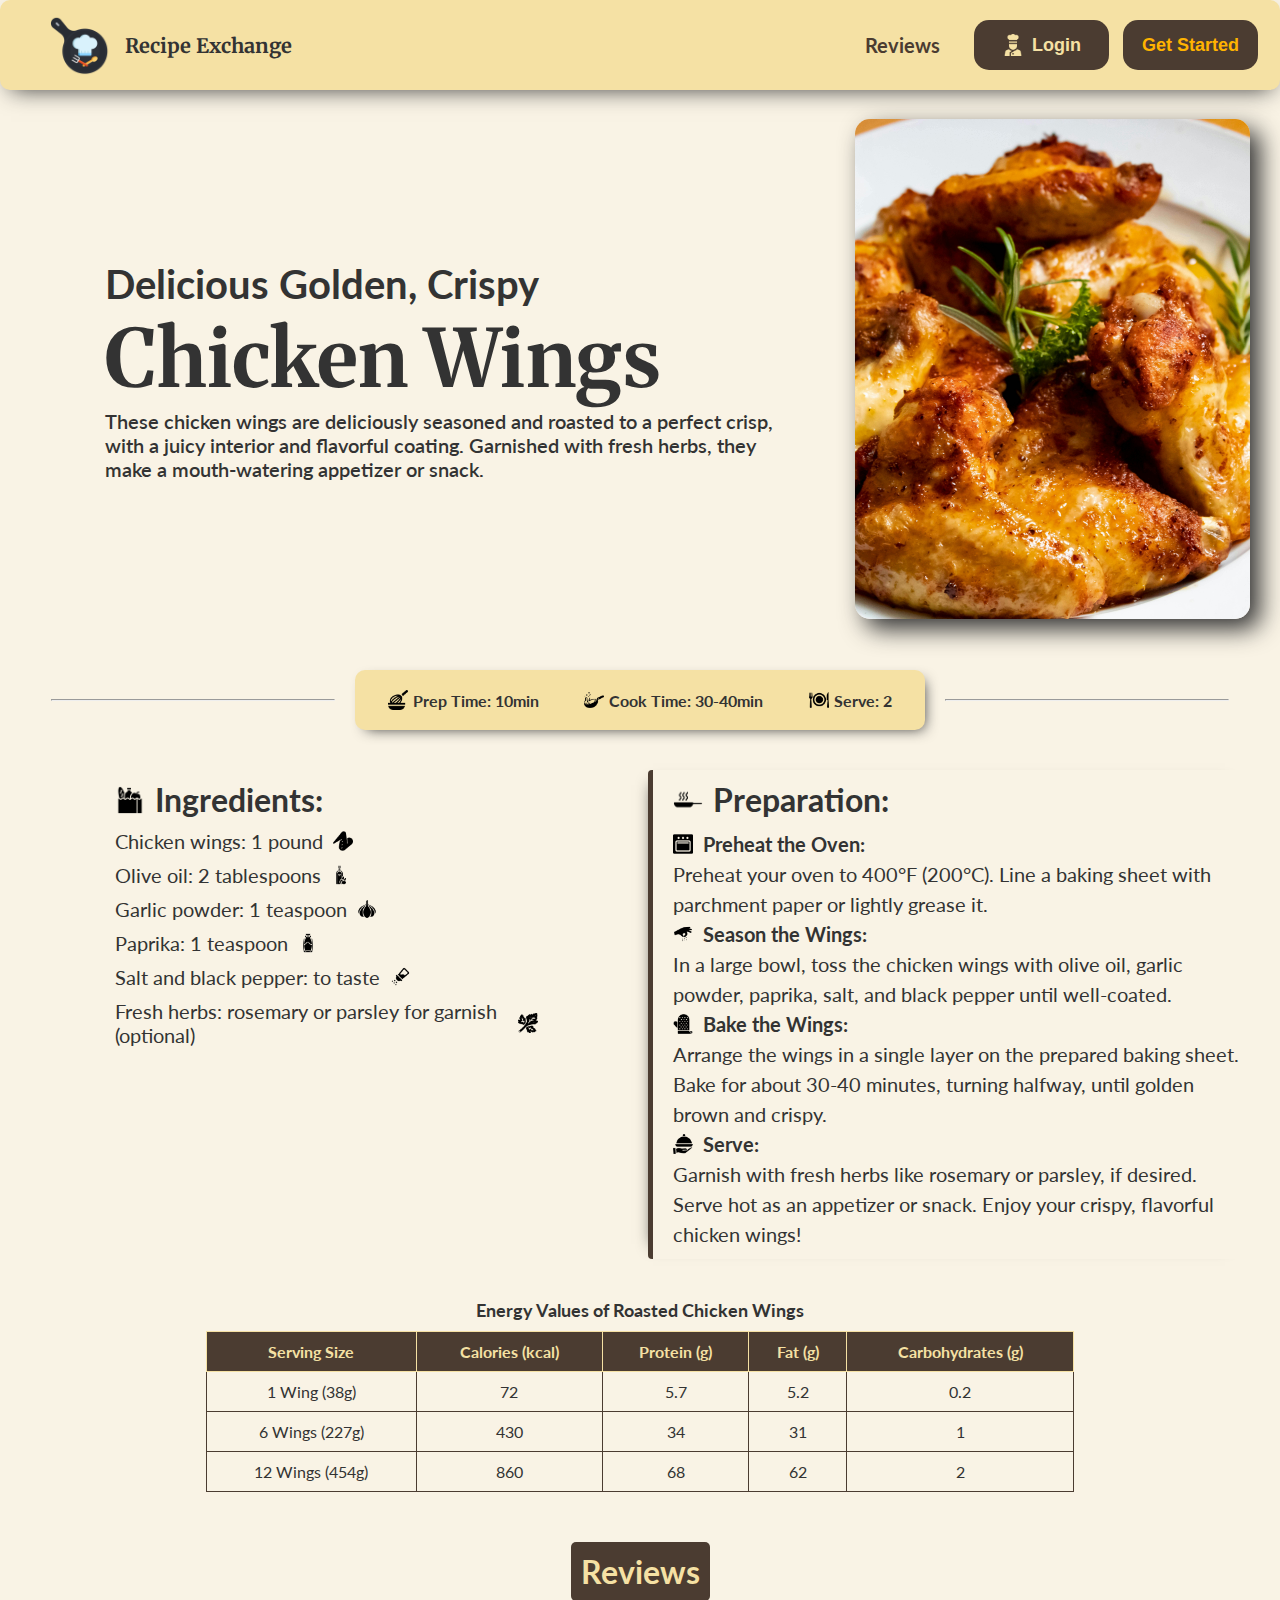
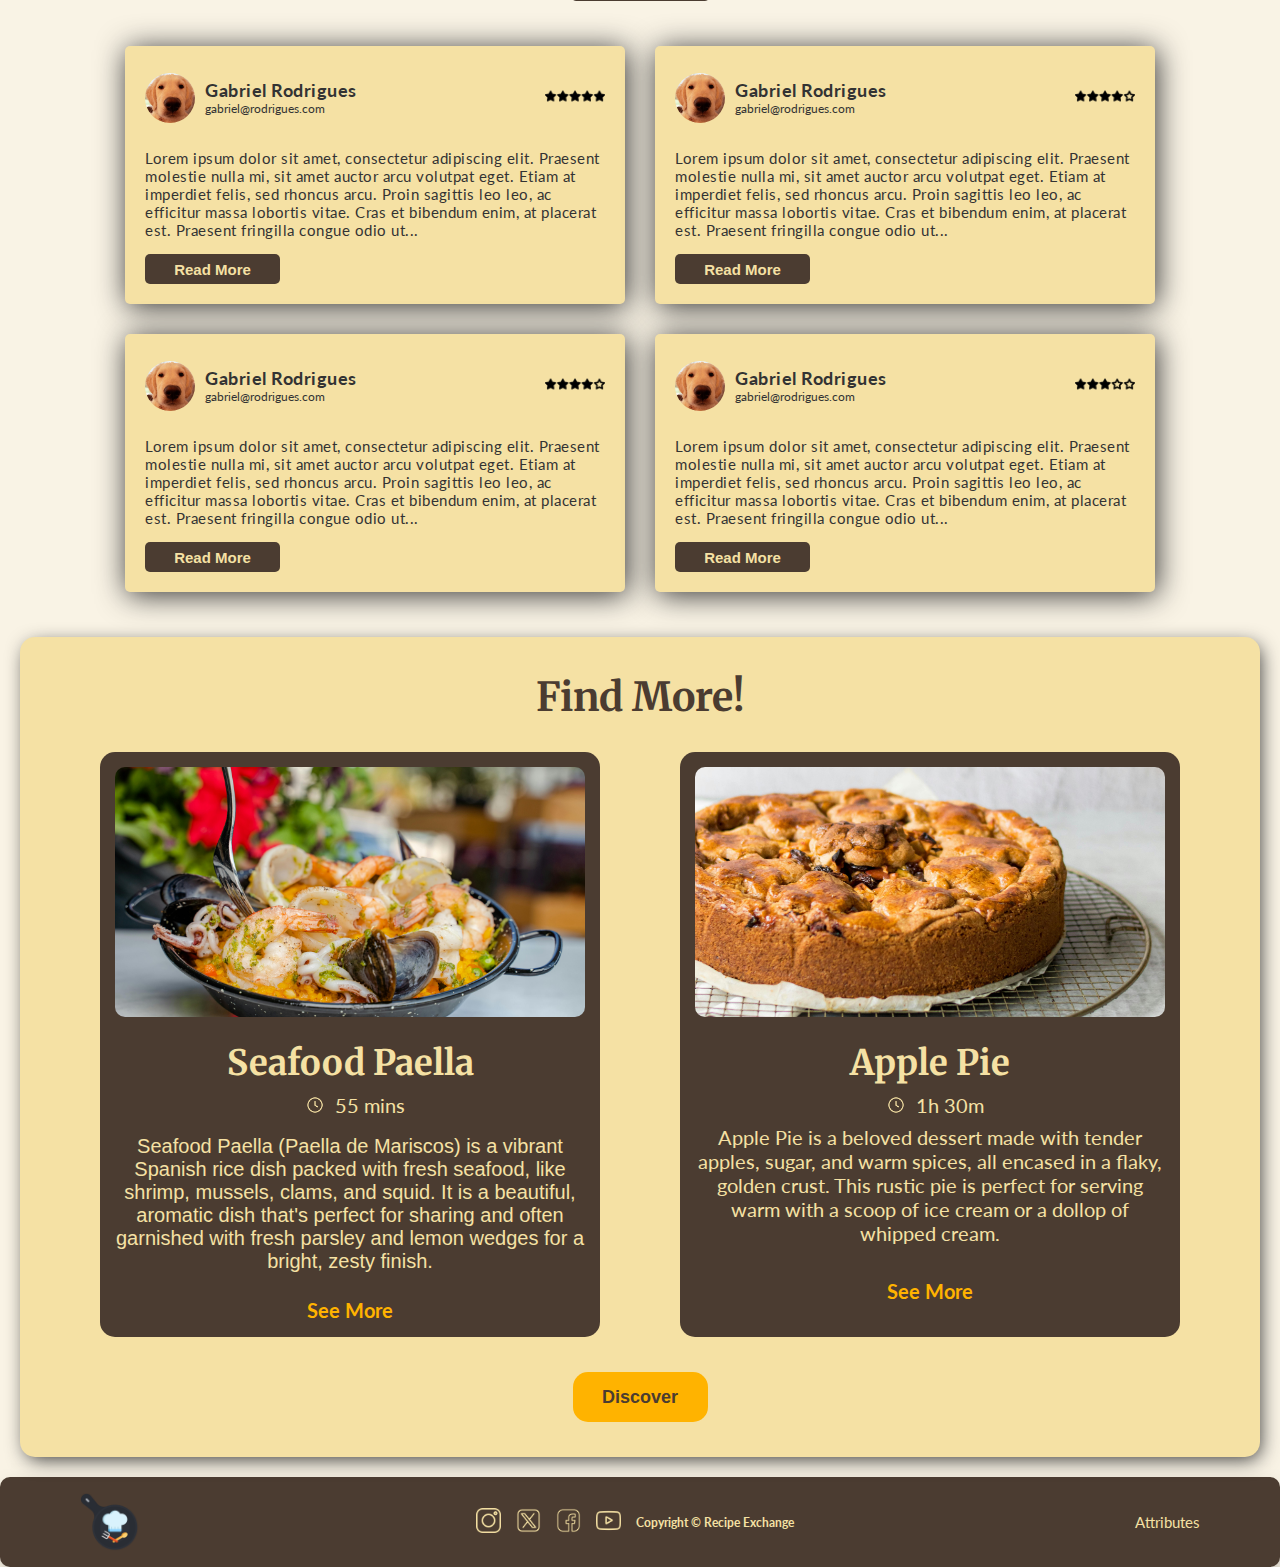
<file: chickenWings.html>
<!DOCTYPE html>
<html lang="en">
  <head>
    <meta charset="UTF-8" />
    <meta name="viewport" content="width=device-width, initial-scale=1.0" />
    <title>Recipe Exchange</title>
    <link rel="icon" href="Images/Recipe-Exchange-Logo.png" />
    <link rel="stylesheet" href="Styles/style.css" />
    <link rel="stylesheet" href="Styles/food.css" />
    <link rel="stylesheet" href="Styles/responsive.css" />
  </head>
  <body>
    <div class="bar home-bar">
      <a href="index.html" id="home">
        <img id="logo" src="Images/Recipe-Exchange-Logo.png" alt="Logo" />
        <h1>Recipe Exchange</h1>
      </a>
      <nav>
        <ul>
          <li class="hidden-mobile"><a href="#testimonials">Reviews</a></li>
        </ul>
        <ul>
          <div class="register">
            <li class="hidden-mobile">
              <a href="login.html"
                ><button id="login">
                  <img src="Images/Profile-2.png" alt="Profile" />Login
                </button></a
              >
            </li>
            <li>
              <a href="signUp.html"
                ><button id="register">Get Started</button></a
              >
            </li>
            <li class="hidden-desktop">
              <a href="login.html"
                ><button id="login-mobile">
                  <img src="Images/Profile-2.png" alt="Profile" /></button
              ></a>
            </li>
          </div>
        </ul>
      </nav>
    </div>
    <main>
      <div class="content">
        <div class="home-description">
          <h2>Delicious Golden, Crispy</h2>
          <h1>Chicken Wings</h1>
          <p>
            These chicken wings are deliciously seasoned and roasted to a
            perfect crisp, with a juicy interior and flavorful coating.
            Garnished with fresh herbs, they make a mouth-watering appetizer or
            snack.
          </p>
        </div>
        <div class="hero-img">
          <img
            src="Images/ChickenWings.jpg"
            id="foodHeroImg"
            alt="Chicken Wings"
          />
        </div>
      </div>
      <div class="mini-display">
        <hr />
        <div class="classification">
          <p>
            <img src="Images/prep-time.png" alt="baking icon" />Prep Time: 10min
          </p>
          <p><img src="Images/cook-time.png" alt="pan" />Cook Time: 30-40min</p>
          <p>
            <img src="Images/people-served.png" alt="plate and cutlery" />Serve:
            2
          </p>
        </div>
        <hr />
      </div>
      <div class="preparation">
        <div class="ingredients">
          <h1>
            <img src="Images/ingredients.png" alt="Ingredients Basket" />
            Ingredients:
          </h1>
          <ul>
            <li>
              Chicken wings: 1 pound
              <img src="Images/wing.png" alt="Chicken wings" />
            </li>
            <li>
              Olive oil: 2 tablespoons
              <img src="Images/olive-oil.png" alt="Olive Oil" />
            </li>
            <li>
              Garlic powder: 1 teaspoon
              <img src="Images/garlic.png" alt="Garlic" />
            </li>
            <li>
              Paprika: 1 teaspoon <img src="Images/paprika.png" alt="Paprika" />
            </li>
            <li>
              Salt and black pepper: to taste
              <img src="Images/salt.png" alt="Salt" />
            </li>
            <li>
              Fresh herbs: rosemary or parsley for garnish (optional)
              <img src="Images/herbs.png" alt="Herbs" />
            </li>
          </ul>
        </div>
        <div class="how-to-prep">
          <h1>
            <img src="Images/FryingPan.png" alt="Frying pan" /> Preparation:
          </h1>
          <p>
            <span
              ><img src="Images/oven.png" alt="Oven" />Preheat the Oven:</span
            >
            Preheat your oven to 400°F (200°C). Line a baking sheet with
            parchment paper or lightly grease it.

            <span
              ><img src="Images/seasoning.png" alt="Seasoning" />Season the
              Wings:</span
            >
            In a large bowl, toss the chicken wings with olive oil, garlic
            powder, paprika, salt, and black pepper until well-coated.

            <span
              ><img src="Images/glove.png" alt="Glove" />Bake the Wings:</span
            >
            Arrange the wings in a single layer on the prepared baking sheet.
            Bake for about 30-40 minutes, turning halfway, until golden brown
            and crispy.

            <span><img src="Images/serve.png" alt="Serving tray" />Serve:</span>
            Garnish with fresh herbs like rosemary or parsley, if desired. Serve
            hot as an appetizer or snack. Enjoy your crispy, flavorful chicken
            wings!
          </p>
        </div>
      </div>
      <table>
        <caption>
          Energy Values of Roasted Chicken Wings
        </caption>
        <thead>
          <tr>
            <th>Serving Size</th>
            <th>Calories (kcal)</th>
            <th>Protein (g)</th>
            <th>Fat (g)</th>
            <th>Carbohydrates (g)</th>
          </tr>
        </thead>
        <tbody>
          <tr>
            <td>1 Wing (38g)</td>
            <td>72</td>
            <td>5.7</td>
            <td>5.2</td>
            <td>0.2</td>
          </tr>
          <tr>
            <td>6 Wings (227g)</td>
            <td>430</td>
            <td>34</td>
            <td>31</td>
            <td>1</td>
          </tr>
          <tr>
            <td>12 Wings (454g)</td>
            <td>860</td>
            <td>68</td>
            <td>62</td>
            <td>2</td>
          </tr>
        </tbody>
      </table>
      <div class="reviews" id="testimonials">
        <h1>Reviews</h1>
        <div class="review-box-container">
          <div class="review-box">
            <div class="review-box-top">
              <div class="profile">
                <div class="profile-img">
                  <img src="Images/dog-profile.jpg" alt="Profile image" />
                </div>
                <div class="name-user">
                  <strong>Gabriel Rodrigues</strong>
                  <span>gabriel@rodrigues.com</span>
                </div>
              </div>
              <div class="rating">
                <img src="Images/rating-5.png" alt="5 Stars" />
              </div>
            </div>
            <div class="user-comment">
              Lorem ipsum dolor sit amet, consectetur adipiscing elit. Praesent
              molestie nulla mi, sit amet auctor arcu volutpat eget. Etiam at
              imperdiet felis, sed rhoncus arcu. Proin sagittis leo leo, ac
              efficitur massa lobortis vitae. Cras et bibendum enim, at placerat
              est. Praesent fringilla congue odio ut...
            </div>
            <div class="read-more">
              <button>Read More</button>
            </div>
          </div>
          <div class="review-box">
            <div class="review-box-top">
              <div class="profile">
                <div class="profile-img">
                  <img src="Images/dog-profile.jpg" alt="Profile image" />
                </div>
                <div class="name-user">
                  <strong>Gabriel Rodrigues</strong>
                  <span>gabriel@rodrigues.com</span>
                </div>
              </div>
              <div class="rating">
                <img src="Images/rating-4.png" alt="5 Stars" />
              </div>
            </div>
            <div class="user-comment">
              Lorem ipsum dolor sit amet, consectetur adipiscing elit. Praesent
              molestie nulla mi, sit amet auctor arcu volutpat eget. Etiam at
              imperdiet felis, sed rhoncus arcu. Proin sagittis leo leo, ac
              efficitur massa lobortis vitae. Cras et bibendum enim, at placerat
              est. Praesent fringilla congue odio ut...
            </div>
            <div class="read-more">
              <button>Read More</button>
            </div>
          </div>
          <div class="review-box">
            <div class="review-box-top">
              <div class="profile">
                <div class="profile-img">
                  <img src="Images/dog-profile.jpg" alt="Profile image" />
                </div>
                <div class="name-user">
                  <strong>Gabriel Rodrigues</strong>
                  <span>gabriel@rodrigues.com</span>
                </div>
              </div>
              <div class="rating">
                <img src="Images/rating-4.png" alt="5 Stars" />
              </div>
            </div>
            <div class="user-comment">
              Lorem ipsum dolor sit amet, consectetur adipiscing elit. Praesent
              molestie nulla mi, sit amet auctor arcu volutpat eget. Etiam at
              imperdiet felis, sed rhoncus arcu. Proin sagittis leo leo, ac
              efficitur massa lobortis vitae. Cras et bibendum enim, at placerat
              est. Praesent fringilla congue odio ut...
            </div>
            <div class="read-more">
              <button>Read More</button>
            </div>
          </div>
          <div class="review-box">
            <div class="review-box-top">
              <div class="profile">
                <div class="profile-img">
                  <img src="Images/dog-profile.jpg" alt="Profile image" />
                </div>
                <div class="name-user">
                  <strong>Gabriel Rodrigues</strong>
                  <span>gabriel@rodrigues.com</span>
                </div>
              </div>
              <div class="rating">
                <img src="Images/rating-3.png" alt="5 Stars" />
              </div>
            </div>
            <div class="user-comment">
              Lorem ipsum dolor sit amet, consectetur adipiscing elit. Praesent
              molestie nulla mi, sit amet auctor arcu volutpat eget. Etiam at
              imperdiet felis, sed rhoncus arcu. Proin sagittis leo leo, ac
              efficitur massa lobortis vitae. Cras et bibendum enim, at placerat
              est. Praesent fringilla congue odio ut...
            </div>
            <div class="read-more">
              <button>Read More</button>
            </div>
          </div>
        </div>
      </div>
      <div class="cookingContent" id="features">
        <h2 class="title">Find More!</h2>
        <div class="food-blocks">
          <div class="food-block">
            <a href="SeafoodPaella.html">
              <div class="food-img">
                <img src="Images/SeaFood.jpg" alt="Seafood Paella" />
              </div>
              <h2>Seafood Paella</h2>
              <p id="prep-time">
                <img src="Images/clock.png" alt="clock" />55 mins
              </p>
              <p class="food-description">
                Seafood Paella (Paella de Mariscos) is a vibrant Spanish rice
                dish packed with fresh seafood, like shrimp, mussels, clams, and
                squid. It is a beautiful, aromatic dish that's perfect for
                sharing and often garnished with fresh parsley and lemon wedges
                for a bright, zesty finish.
              </p>
              <a href="SeafoodPaella.html" id="SeeMore">See More</a>
            </a>
          </div>
          <div class="food-block">
            <a href="applePie.html">
              <div class="food-img">
                <img src="Images/ApplePie.JPG" alt="Apple Pie" />
              </div>
              <h2>Apple Pie</h2>
              <p id="prep-time">
                <img src="Images/clock.png" alt="clock" />1h 30m
              </p>
              <p class="discover-description">
                Apple Pie is a beloved dessert made with tender apples, sugar,
                and warm spices, all encased in a flaky, golden crust. This
                rustic pie is perfect for serving warm with a scoop of ice cream
                or a dollop of whipped cream.
              </p>
              <a href="applePie.html" id="SeeMore">See More</a>
            </a>
          </div>
        </div>
        <a href="cooking.html"
          ><button id="discover-button">Discover</button></a
        >
      </div>
    </main>
    <footer class="bar footer">
      <a href="index.html"
        ><img id="logo" src="Images/Recipe-Exchange-Logo.png" alt="Logo"
      /></a>
      <div class="social-medias">
        <a href="https://www.instagram.com/" target="_blank"
          ><img src="Images/instagram.png" alt="Instagram"
        /></a>
        <a href="https://www.x.com/" target="_blank"
          ><img src="Images/twitter.png" alt="Twitter - X"
        /></a>
        <a href="https://www.facebook.com/" target="_blank"
          ><img src="Images/facebook.png" alt="Facebook"
        /></a>
        <a href="https://www.youtube.com/" target="_blank"
          ><img src="Images/youtube.png" alt="Youtube"
        /></a>
        <span> Copyright &copy; Recipe Exchange</span>
      </div>
      <a href="attributes.html" target="_blank">Attributes</a>
    </footer>
  </body>
</html>
</file>
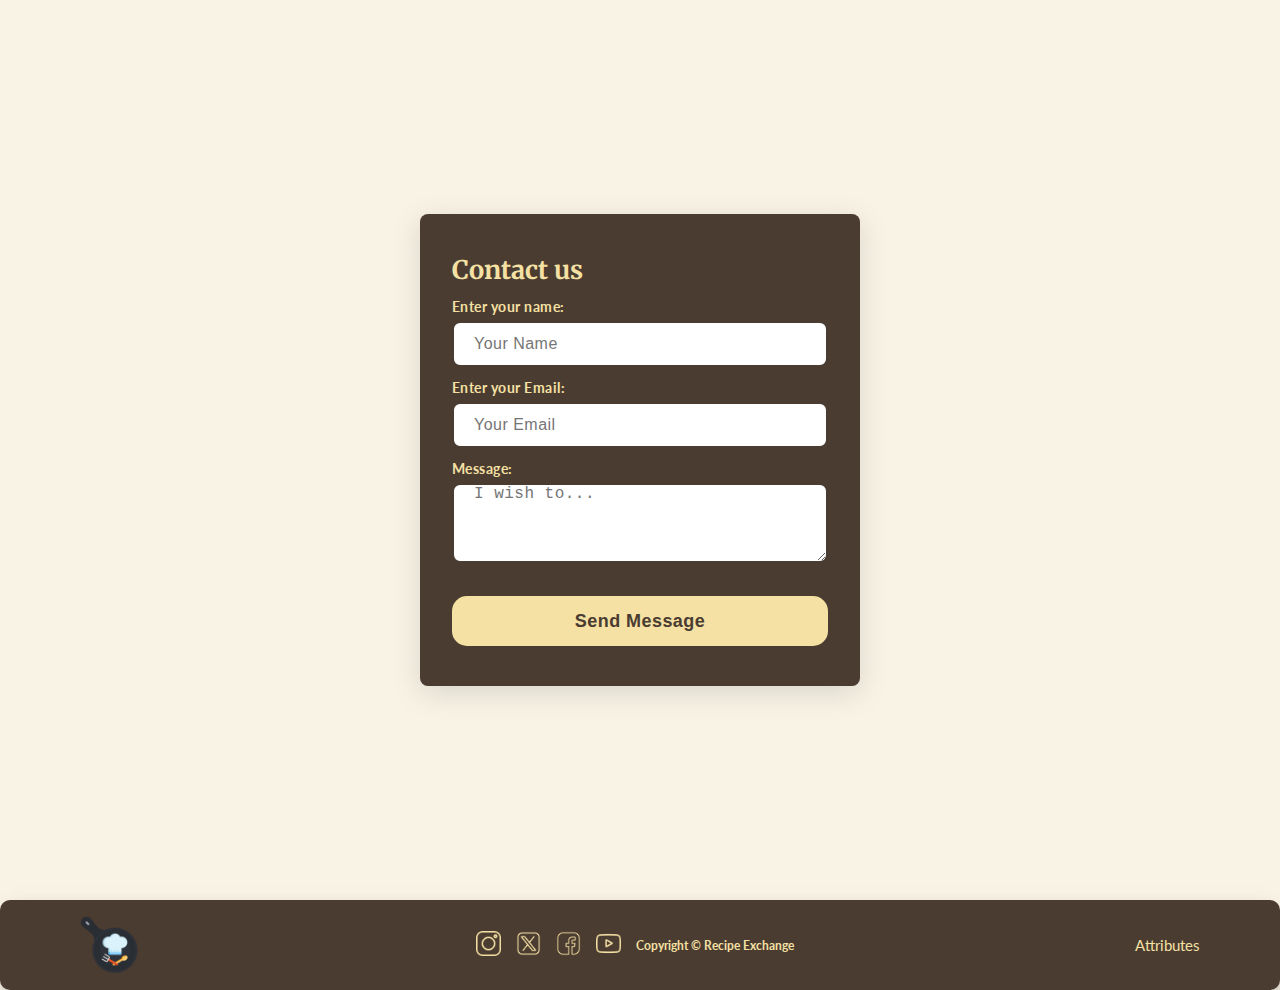
<file: contactUs.html>
<!DOCTYPE html>
<html lang="en">
<head>
    <meta charset="UTF-8">
    <meta name="viewport" content="width=device-width, initial-scale=1.0">
    <title>Recipe Exchange</title>
    <link rel="icon" href="Images/Recipe-Exchange-Logo.png">
    <link rel="stylesheet" href="Styles/style.css">
    <link rel="stylesheet" href="Styles/forms.css">
    <link rel="stylesheet" href="Styles/contactUs.css">
    <link rel="stylesheet" href="Styles/responsive.css">
</head>
<body>
    <main>
        <div class="container">
            <h1>Contact us</h1>
            <form action="">
                <label for="name">Enter your name: </label>
                <div class="custome-input">
                    <input type="name" name="name" id="Name" required placeholder="Your Name" autocomplete="off">
                </div>
                <label for="email">Enter your Email: </label>
                <div class="custome-input">
                    <input type="email" name="email" id="email" required placeholder="Your Email" autocomplete="off">
                </div>
                <label for="txtMessage">Message: </label>
                <div class="custome-input">
                    <textarea name="txtMessage" id="txtMessage" placeholder="I wish to..."></textarea>
                </div>
                <button class="send" type="submit">Send Message</button>
            </form>
        </div>
    </main>
    <footer class="bar footer">
        <a href="index.html"><img id="logo" src="Images/Recipe-Exchange-Logo.png" alt="Logo"></a>
        <div class="social-medias">
            <a href="https://www.instagram.com/" target="_blank"><img src="Images/instagram.png" alt="Instagram"></a>
            <a href="https://www.x.com/" target="_blank"><img src="Images/twitter.png" alt="Twitter - X"></a>
            <a href="https://www.facebook.com/" target="_blank"><img src="Images/facebook.png" alt="Facebook"></a>
            <a href="https://www.youtube.com/" target="_blank"><img src="Images/youtube.png" alt="Youtube"></a>
            <span> Copyright &copy; Recipe Exchange</span>
        </div>
        <a href="attributes.html" target="_blank">Attributes</a>
    </footer>
</body>
</html>
</file>
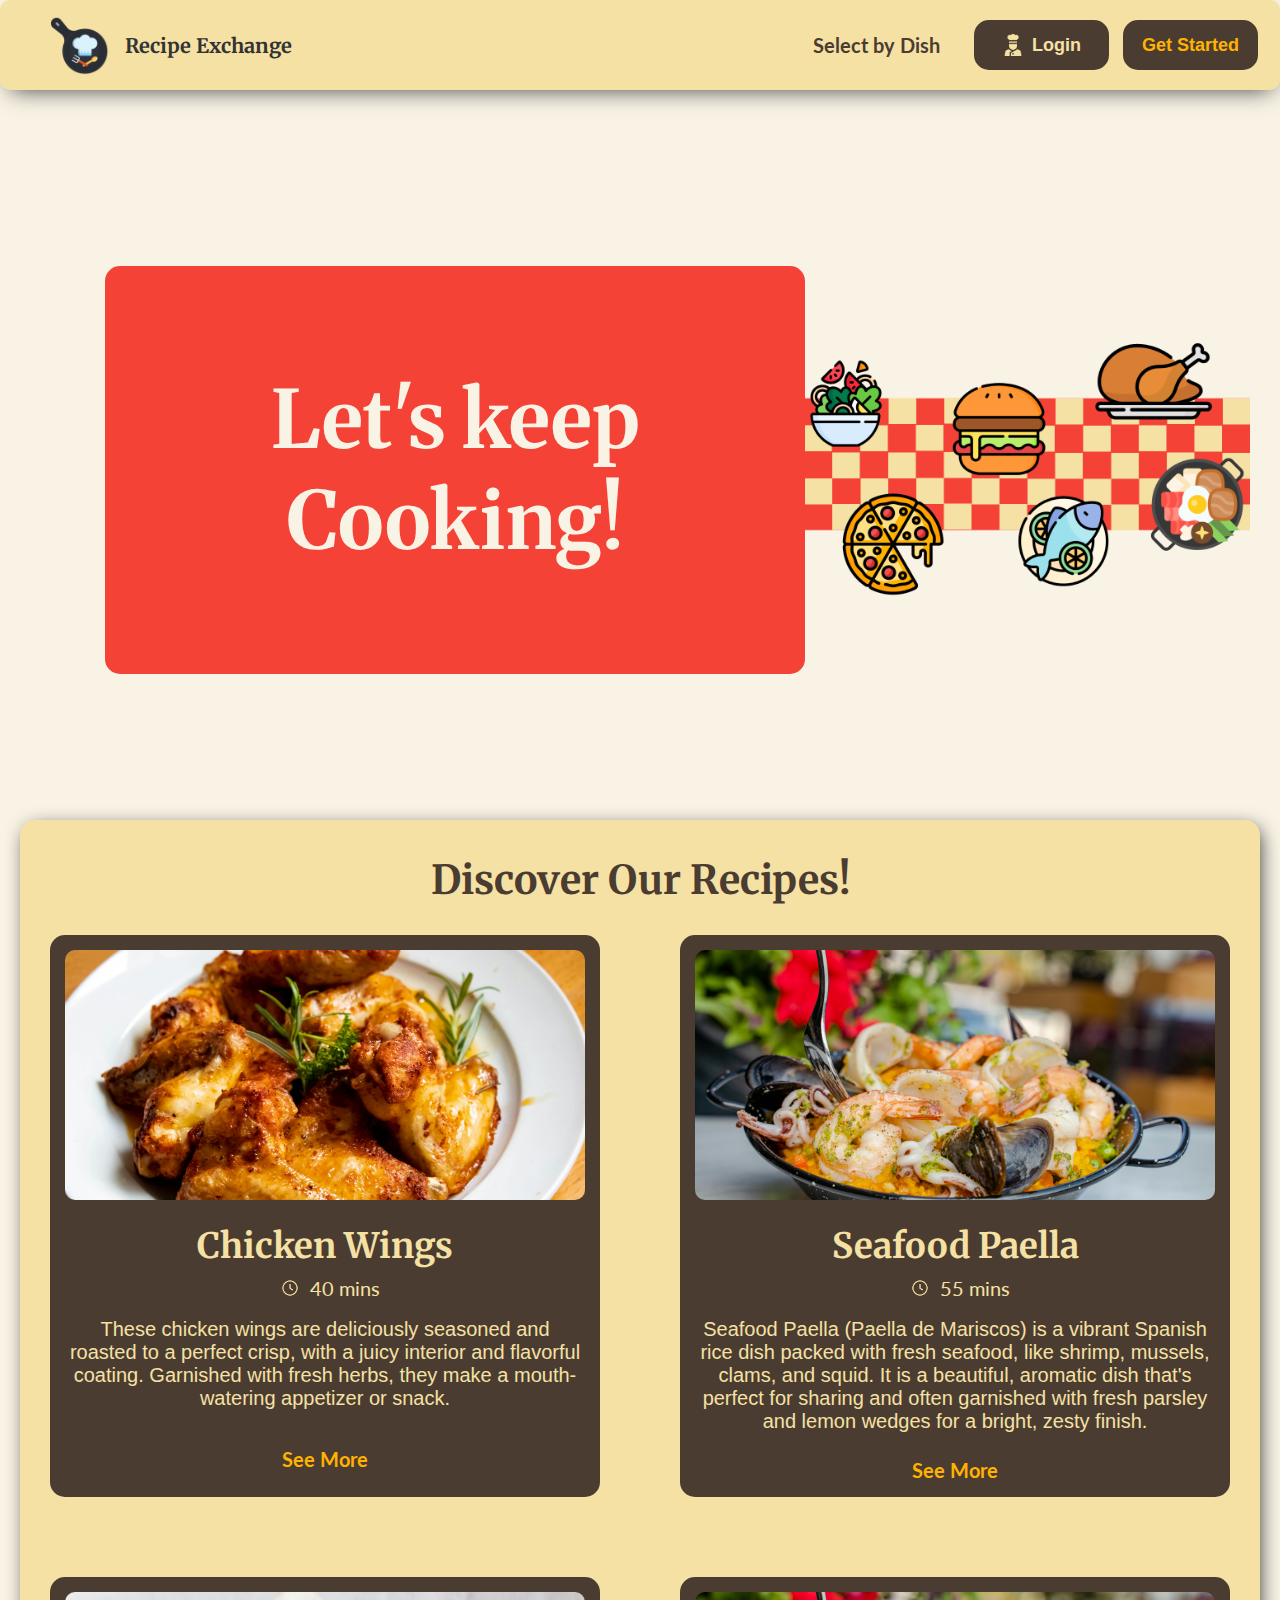
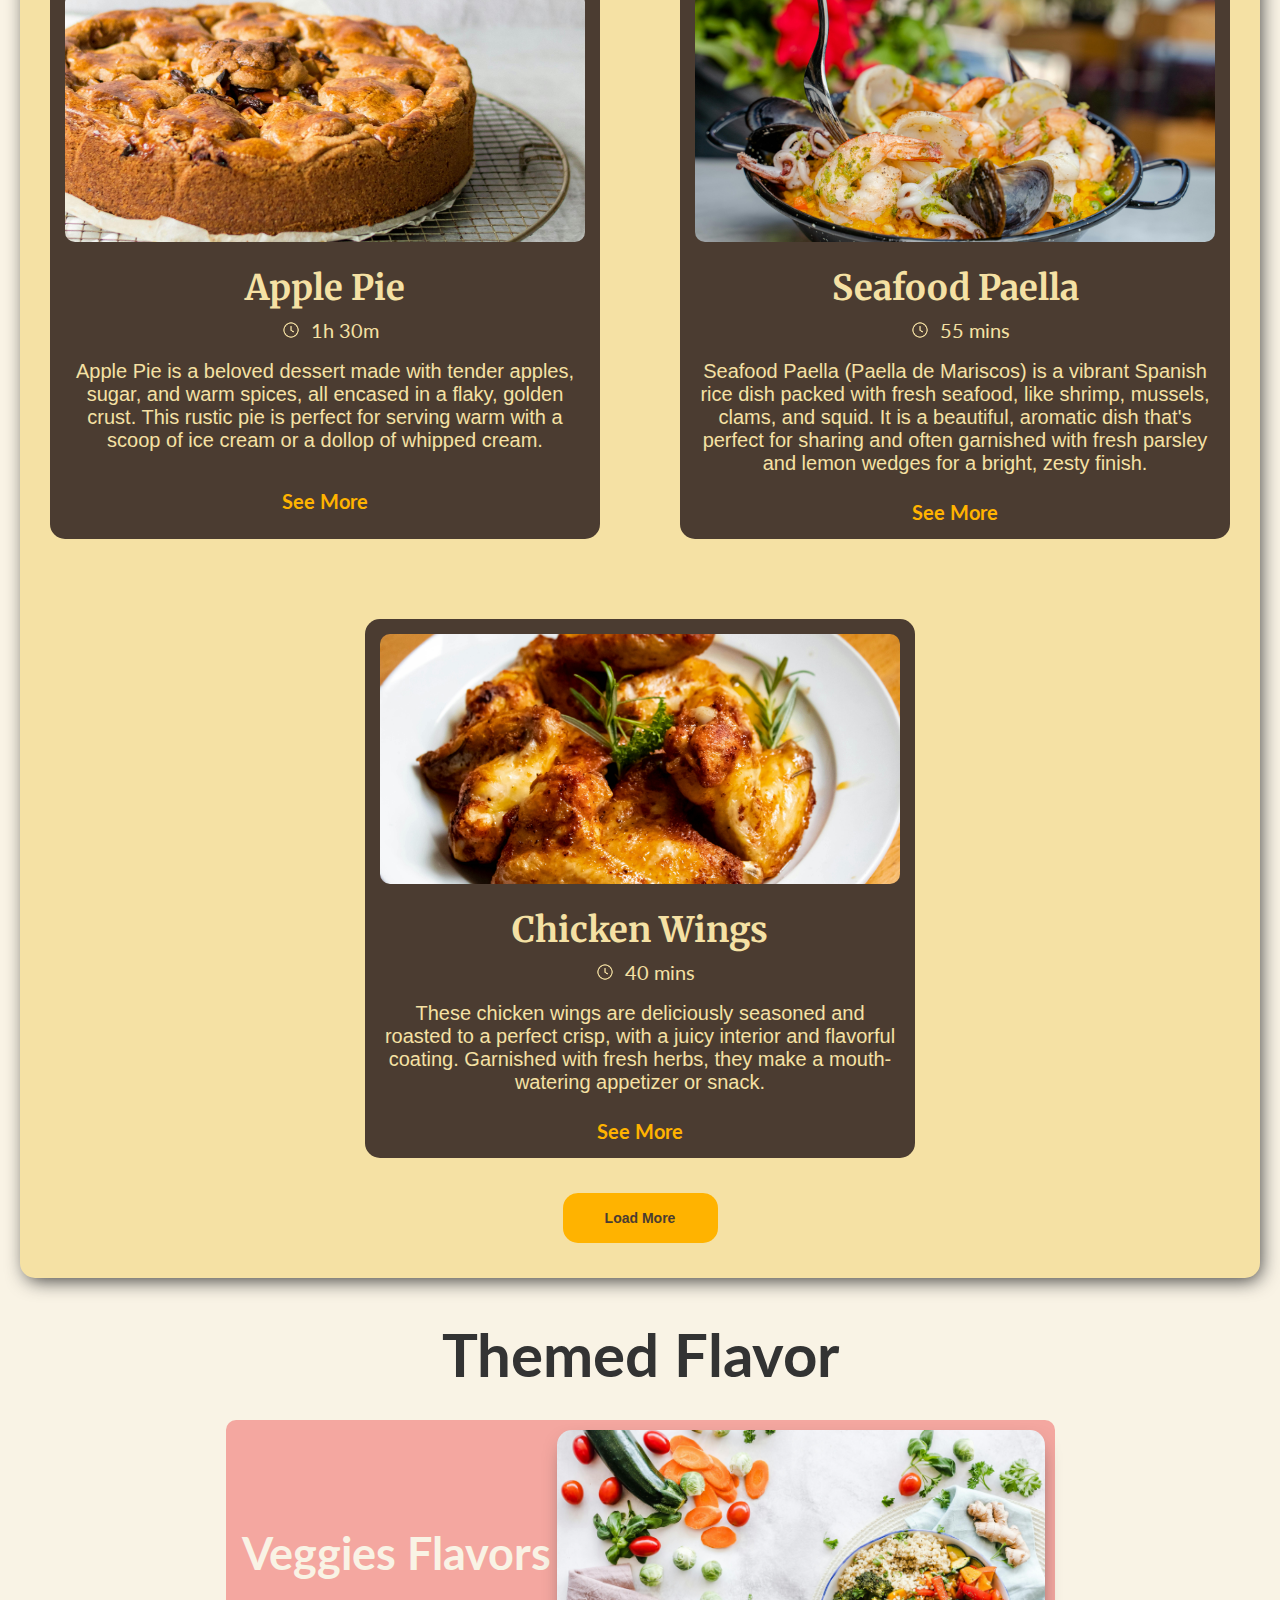
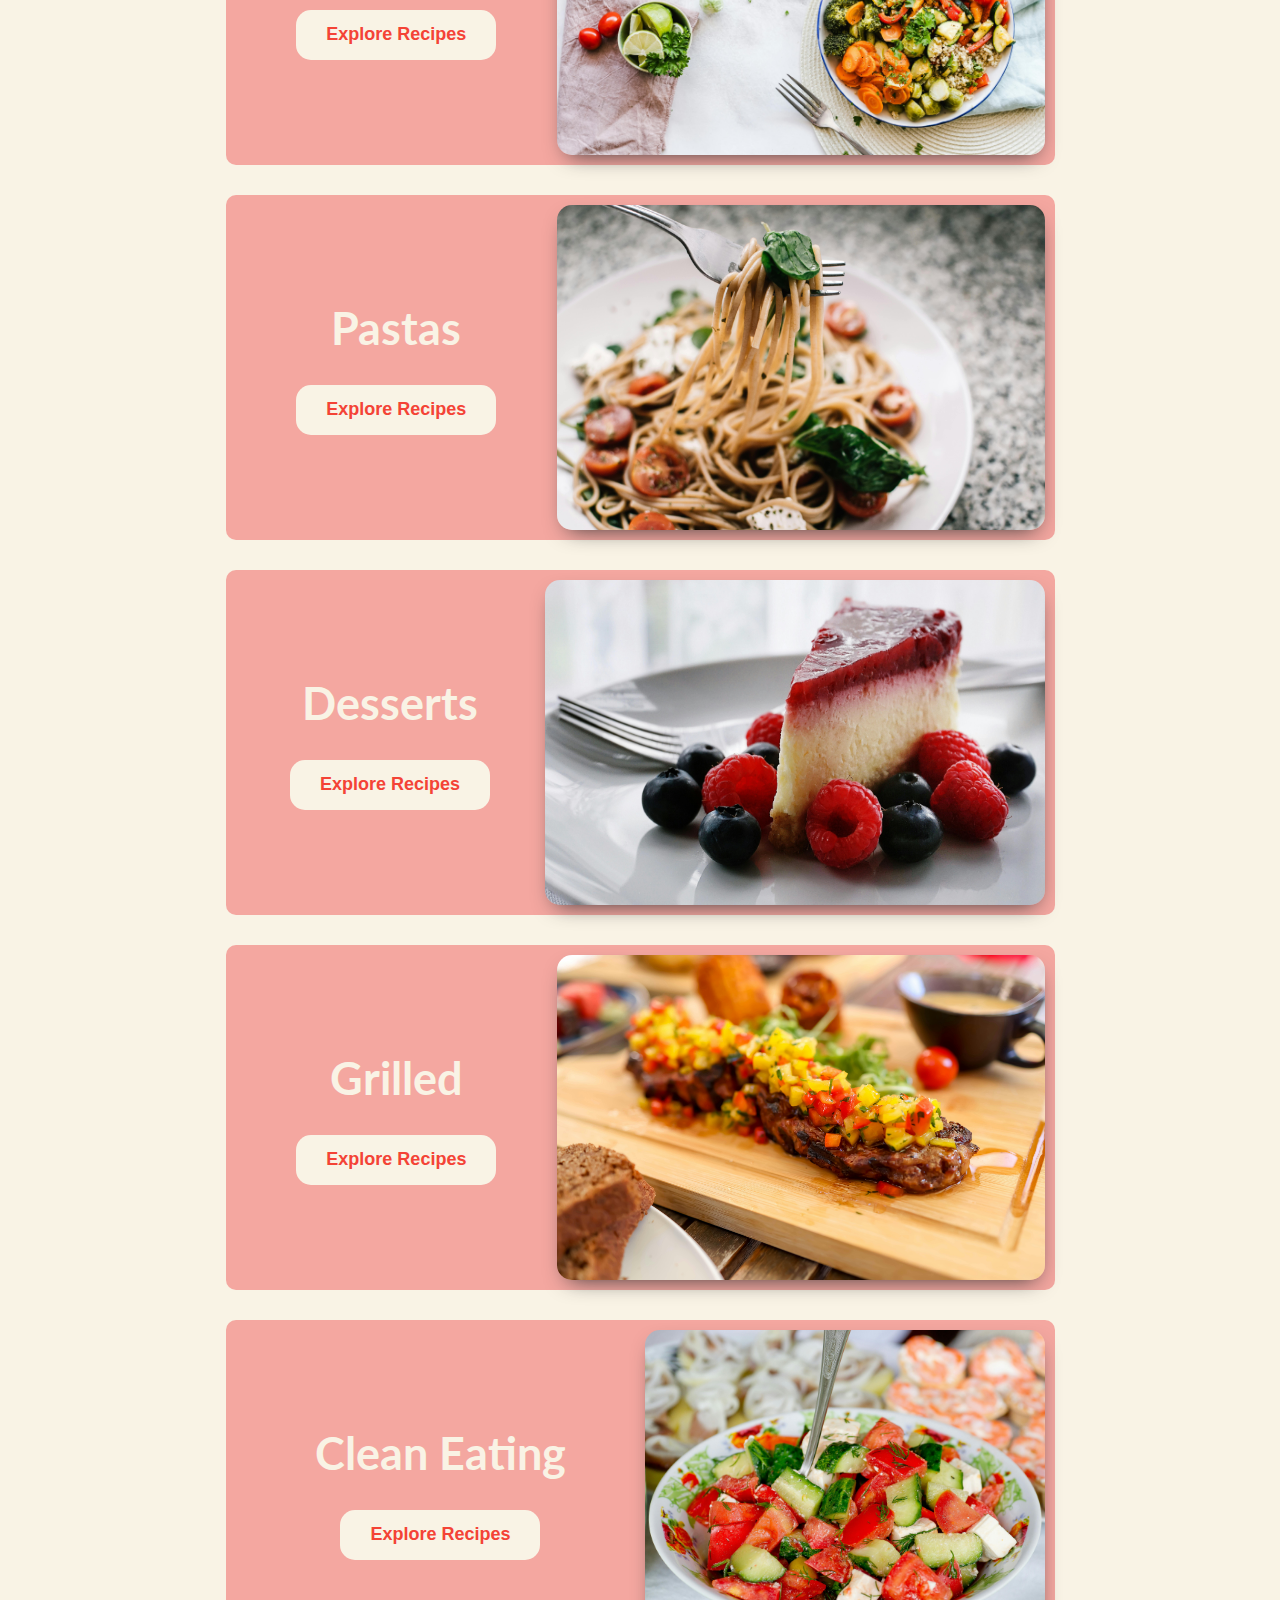
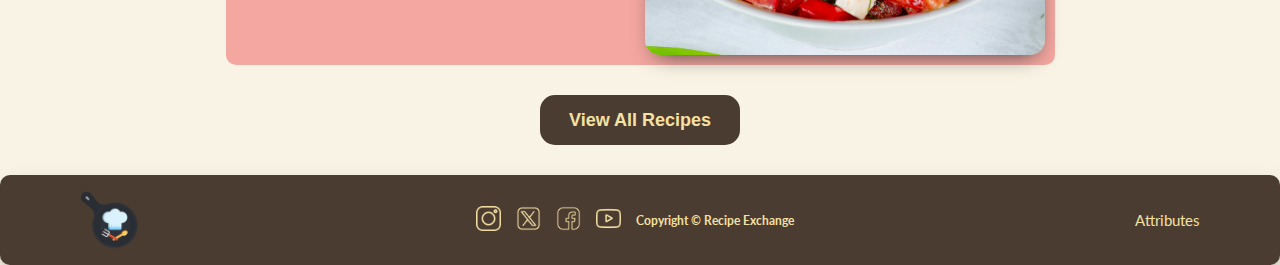
<file: cooking.html>
<!DOCTYPE html>
<html lang="en">
  <head>
    <meta charset="UTF-8" />
    <meta name="viewport" content="width=device-width, initial-scale=1.0" />
    <title>Recipe Exchange</title>
    <link rel="icon" href="Images/Recipe-Exchange-Logo.png" />
    <link rel="stylesheet" href="Styles/style.css" />
    <link rel="stylesheet" href="Styles/cooking.css" />
    <link rel="stylesheet" href="Styles/responsive.css" />
  </head>
  <body>
    <div class="bar home-bar">
      <a href="index.html" id="home">
        <img id="logo" src="Images/Recipe-Exchange-Logo.png" alt="Logo" />
        <h1>Recipe Exchange</h1>
      </a>
      <nav>
        <ul>
          <li class="hidden-mobile filter-select-by-dish">
            <a href="#ThemedFlavor">Select by Dish</a>
          </li>
        </ul>
        <ul>
          <div class="register">
            <li class="hidden-mobile">
              <a href="login.html"
                ><button id="login">
                  <img src="Images/Profile-2.png" alt="Profile" />Login
                </button></a
              >
            </li>
            <li>
              <a href="signUp.html"
                ><button id="register">Get Started</button></a
              >
            </li>
            <li class="hidden-desktop">
              <a href="login.html"
                ><button id="login-mobile">
                  <img src="Images/Profile-2.png" alt="Profile" /></button
              ></a>
            </li>
          </div>
        </ul>
      </nav>
    </div>
    <main>
      <div class="content">
        <div class="home-description slogan">
          <h1 id="slogan">Let's keep Cooking!</h1>
        </div>
        <div class="hero-img hidden-mobile">
          <img src="Images/Cooking-Page.png" alt="Picnic" />
        </div>
      </div>
      <div class="cookingContent">
        <h2 class="title">Discover Our Recipes!</h2>
        <div class="food-blocks">
          <div class="food-block">
            <a href="chickenWings.html">
              <div class="food-img">
                <img src="Images/ChickenWings.jpg" alt="Chicken Wings" />
              </div>
              <h2>Chicken Wings</h2>
              <p id="prep-time">
                <img src="Images/clock.png" alt="clock" />40 mins
              </p>
              <p class="food-description">
                These chicken wings are deliciously seasoned and roasted to a
                perfect crisp, with a juicy interior and flavorful coating.
                Garnished with fresh herbs, they make a mouth-watering appetizer
                or snack.
              </p>
              <a href="chickenWings.html" id="SeeMore">See More</a>
            </a>
          </div>
          <div class="food-block">
            <a href="SeafoodPaella.html">
              <div class="food-img">
                <img src="Images/SeaFood.jpg" alt="Seafood Paella" />
              </div>
              <h2>Seafood Paella</h2>
              <p id="prep-time">
                <img src="Images/clock.png" alt="clock" />55 mins
              </p>
              <p class="food-description">
                Seafood Paella (Paella de Mariscos) is a vibrant Spanish rice
                dish packed with fresh seafood, like shrimp, mussels, clams, and
                squid. It is a beautiful, aromatic dish that's perfect for
                sharing and often garnished with fresh parsley and lemon wedges
                for a bright, zesty finish.
              </p>
              <a href="SeafoodPaella.html" id="SeeMore">See More</a>
            </a>
          </div>
          <div class="food-block">
            <a href="applePie.html">
              <div class="food-img">
                <img src="Images/ApplePie.JPG" alt="Apple Pie" />
              </div>
              <h2>Apple Pie</h2>
              <p id="prep-time">
                <img src="Images/clock.png" alt="clock" />1h 30m
              </p>
              <p class="food-description">
                Apple Pie is a beloved dessert made with tender apples, sugar,
                and warm spices, all encased in a flaky, golden crust. This
                rustic pie is perfect for serving warm with a scoop of ice cream
                or a dollop of whipped cream.
              </p>
              <a href="applePie.html" id="SeeMore">See More</a>
            </a>
          </div>
          <div class="food-block">
            <a href="SeafoodPaella.html">
              <div class="food-img">
                <img src="Images/SeaFood.jpg" alt="Seafood Paella" />
              </div>
              <h2>Seafood Paella</h2>
              <p id="prep-time">
                <img src="Images/clock.png" alt="clock" />55 mins
              </p>
              <p class="food-description">
                Seafood Paella (Paella de Mariscos) is a vibrant Spanish rice
                dish packed with fresh seafood, like shrimp, mussels, clams, and
                squid. It is a beautiful, aromatic dish that's perfect for
                sharing and often garnished with fresh parsley and lemon wedges
                for a bright, zesty finish.
              </p>
              <a href="SeafoodPaella.html" id="SeeMore">See More</a>
            </a>
          </div>
          <div class="food-block">
            <a href="chickenWings.html">
              <div class="food-img">
                <img src="Images/ChickenWings.jpg" alt="Chicken Wings" />
              </div>
              <h2>Chicken Wings</h2>
              <p id="prep-time">
                <img src="Images/clock.png" alt="clock" />40 mins
              </p>
              <p class="food-description">
                These chicken wings are deliciously seasoned and roasted to a
                perfect crisp, with a juicy interior and flavorful coating.
                Garnished with fresh herbs, they make a mouth-watering appetizer
                or snack.
              </p>
              <a href="chickenWings.html" id="SeeMore">See More</a>
            </a>
          </div>
        </div>
        <button id="discover-button">Load More</button>
      </div>
      <div class="topic-section" id="ThemedFlavor">
        <h1>Themed Flavor</h1>
        <div class="topic">
          <a href="#">
            <div class="interaction">
              <h2>Veggies Flavors</h2>
              <button id="explore-topic">Explore Recipes</button>
            </div>
            <img src="Images/Veggies.jpg" alt="Veggies Image" />
          </a>
        </div>
        <div class="topic">
          <a href="#">
            <div class="interaction">
              <h2>Pastas</h2>
              <button id="explore-topic">Explore Recipes</button>
            </div>
            <img src="Images/Pastas.jpg" alt="Pasta Image" />
          </a>
        </div>
        <div class="topic">
          <a href="#">
            <div class="interaction">
              <h2>Desserts</h2>
              <button id="explore-topic">Explore Recipes</button>
            </div>
            <img src="Images/Desserts.jpg" alt="Desserts Image" />
          </a>
        </div>
        <div class="topic">
          <a href="#">
            <div class="interaction">
              <h2>Grilled</h2>
              <button id="explore-topic">Explore Recipes</button>
            </div>
            <img src="Images/grilled.jpg" alt="Grilled Image" />
          </a>
        </div>
        <div class="topic">
          <a href="#">
            <div class="interaction">
              <h2>Clean Eating</h2>
              <button id="explore-topic">Explore Recipes</button>
            </div>
            <img src="Images/CleanFood.jpg" alt="Clean Eating Food" />
          </a>
        </div>
        <button>View All Recipes</button>
      </div>
    </main>
    <footer class="bar footer">
      <a href="index.html"
        ><img id="logo" src="Images/Recipe-Exchange-Logo.png" alt="Logo"
      /></a>
      <div class="social-medias">
        <a href="https://www.instagram.com/" target="_blank"
          ><img src="Images/instagram.png" alt="Instagram"
        /></a>
        <a href="https://www.x.com/" target="_blank"
          ><img src="Images/twitter.png" alt="Twitter - X"
        /></a>
        <a href="https://www.facebook.com/" target="_blank"
          ><img src="Images/facebook.png" alt="Facebook"
        /></a>
        <a href="https://www.youtube.com/" target="_blank"
          ><img src="Images/youtube.png" alt="Youtube"
        /></a>
        <span> Copyright &copy; Recipe Exchange</span>
      </div>
      <a href="attributes.html" target="_blank">Attributes</a>
    </footer>
  </body>
</html>
</file>
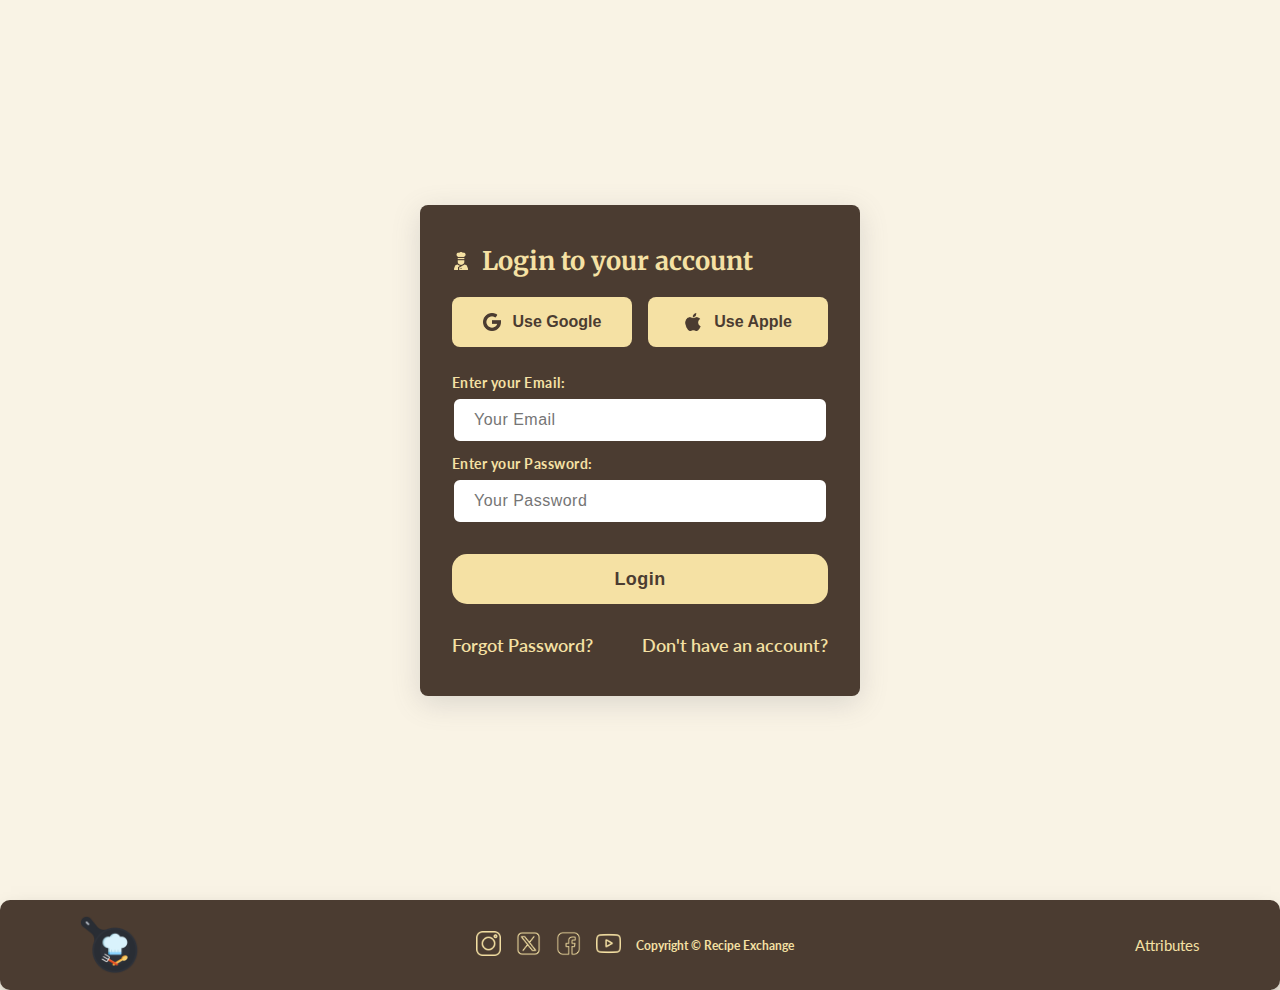
<file: login.html>
<!DOCTYPE html>
<html lang="en">
<head>
    <meta charset="UTF-8">
    <meta name="viewport" content="width=device-width, initial-scale=1.0">
    <title>Recipe Exchange</title>
    <link rel="icon" href="Images/Recipe-Exchange-Logo.png">
    <link rel="stylesheet" href="Styles/style.css">
    <link rel="stylesheet" href="Styles/forms.css">
    <link rel="stylesheet" href="Styles/responsive.css">
</head>
<body>
    <main>
        <div class="container">
            <h1><img src="Images/Profile-2.png" alt="Profile image">Login to your account</h1>
            <div class="social-login">
                <button class="google">
                    <img src="Images/google.png" alt="">
                    Use Google
                </button>
                <button class="google">
                    <img src="Images/apple.png" alt="">
                    Use Apple
                </button>
            </div>
            <form action="">
                <label for="email">Enter your Email: </label>
                <div class="custome-input">
                    <input type="email" name="email" id="email" required placeholder="Your Email" autocomplete="off">
                </div>
                <label for="password">Enter your Password: </label>
                <div class="custome-input">
                    <input type="password" name="password" id="password" required placeholder="Your Password">
                </div>
                <button class="send" type="submit">Login</button>
                <div class="links">
                    <a href="resetPassword.html">Forgot Password?</a>
                    <a href="signUp.html">Don't have an account?</a>
                </div>
            </form>
        </div>
    </main>
    <footer class="bar footer">
        <a href="index.html"><img id="logo" src="Images/Recipe-Exchange-Logo.png" alt="Logo"></a>
        <div class="social-medias">
            <a href="https://www.instagram.com/" target="_blank"><img src="Images/instagram.png" alt="Instagram"></a>
            <a href="https://www.x.com/" target="_blank"><img src="Images/twitter.png" alt="Twitter - X"></a>
            <a href="https://www.facebook.com/" target="_blank"><img src="Images/facebook.png" alt="Facebook"></a>
            <a href="https://www.youtube.com/" target="_blank"><img src="Images/youtube.png" alt="Youtube"></a>
            <span> Copyright &copy; Recipe Exchange</span>
        </div>
        <a href="attributes.html" target="_blank">Attributes</a>
    </footer>
</body>
</html>
</file>
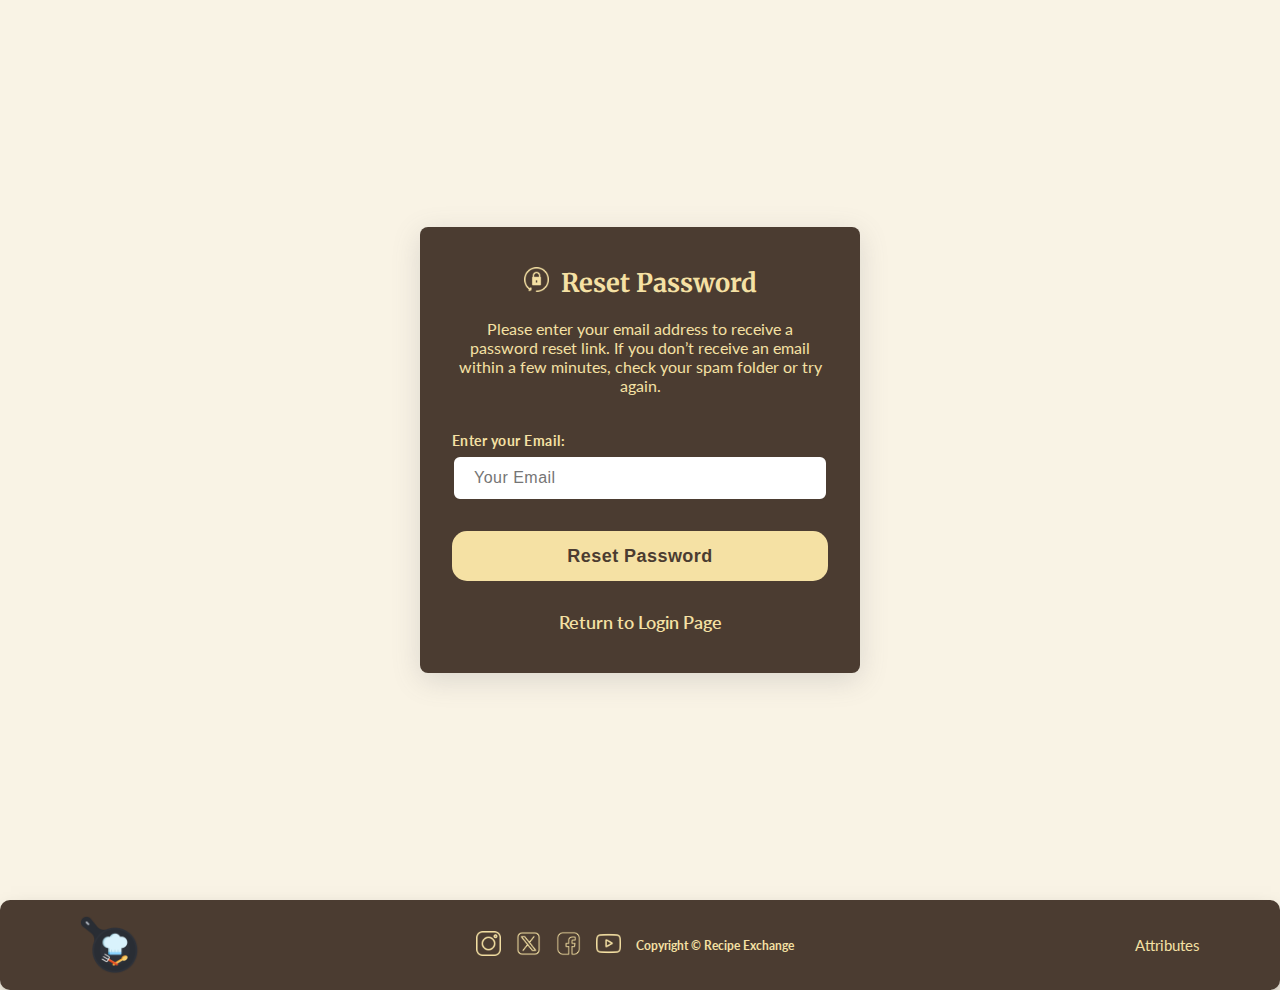
<file: resetPassword.html>
<!DOCTYPE html>
<html lang="en">
<head>
    <meta charset="UTF-8">
    <meta name="viewport" content="width=device-width, initial-scale=1.0">
    <title>Recipe Exchange</title>
    <link rel="icon" href="Images/Recipe-Exchange-Logo.png">
    <link rel="stylesheet" href="Styles/style.css">
    <link rel="stylesheet" href="Styles/forms.css">
    <link rel="stylesheet" href="Styles/resetPassword.css">
    <link rel="stylesheet" href="Styles/responsive.css">
</head>
<body>
    <main>
        <div class="container">
            <h1><img src="Images/Locker.png" alt="Profile image">Reset Password</h1>
            <p>Please enter your email address to receive a password reset link.
                If you don’t receive an email within a few minutes, check your spam folder or try again.</p>
            <form action="">
                <label for="email">Enter your Email: </label>
                <div class="custome-input">
                    <input type="email" name="email" id="email" required placeholder="Your Email" autocomplete="off">
                </div>
                <button class="send" type="submit">Reset Password</button>
                <div class="links">
                    <a href="login.html">Return to Login Page</a>
                </div>
            </form>
        </div>
    </main>
    <footer class="bar footer">
        <a href="index.html"><img id="logo" src="Images/Recipe-Exchange-Logo.png" alt="Logo"></a>
        <div class="social-medias">
            <a href="https://www.instagram.com/" target="_blank"><img src="Images/instagram.png" alt="Instagram"></a>
            <a href="https://www.x.com/" target="_blank"><img src="Images/twitter.png" alt="Twitter - X"></a>
            <a href="https://www.facebook.com/" target="_blank"><img src="Images/facebook.png" alt="Facebook"></a>
            <a href="https://www.youtube.com/" target="_blank"><img src="Images/youtube.png" alt="Youtube"></a>
            <span> Copyright &copy; Recipe Exchange</span>
        </div>
        <a href="attributes.html" target="_blank">Attributes</a>
    </footer>
</body>
</html>
</file>
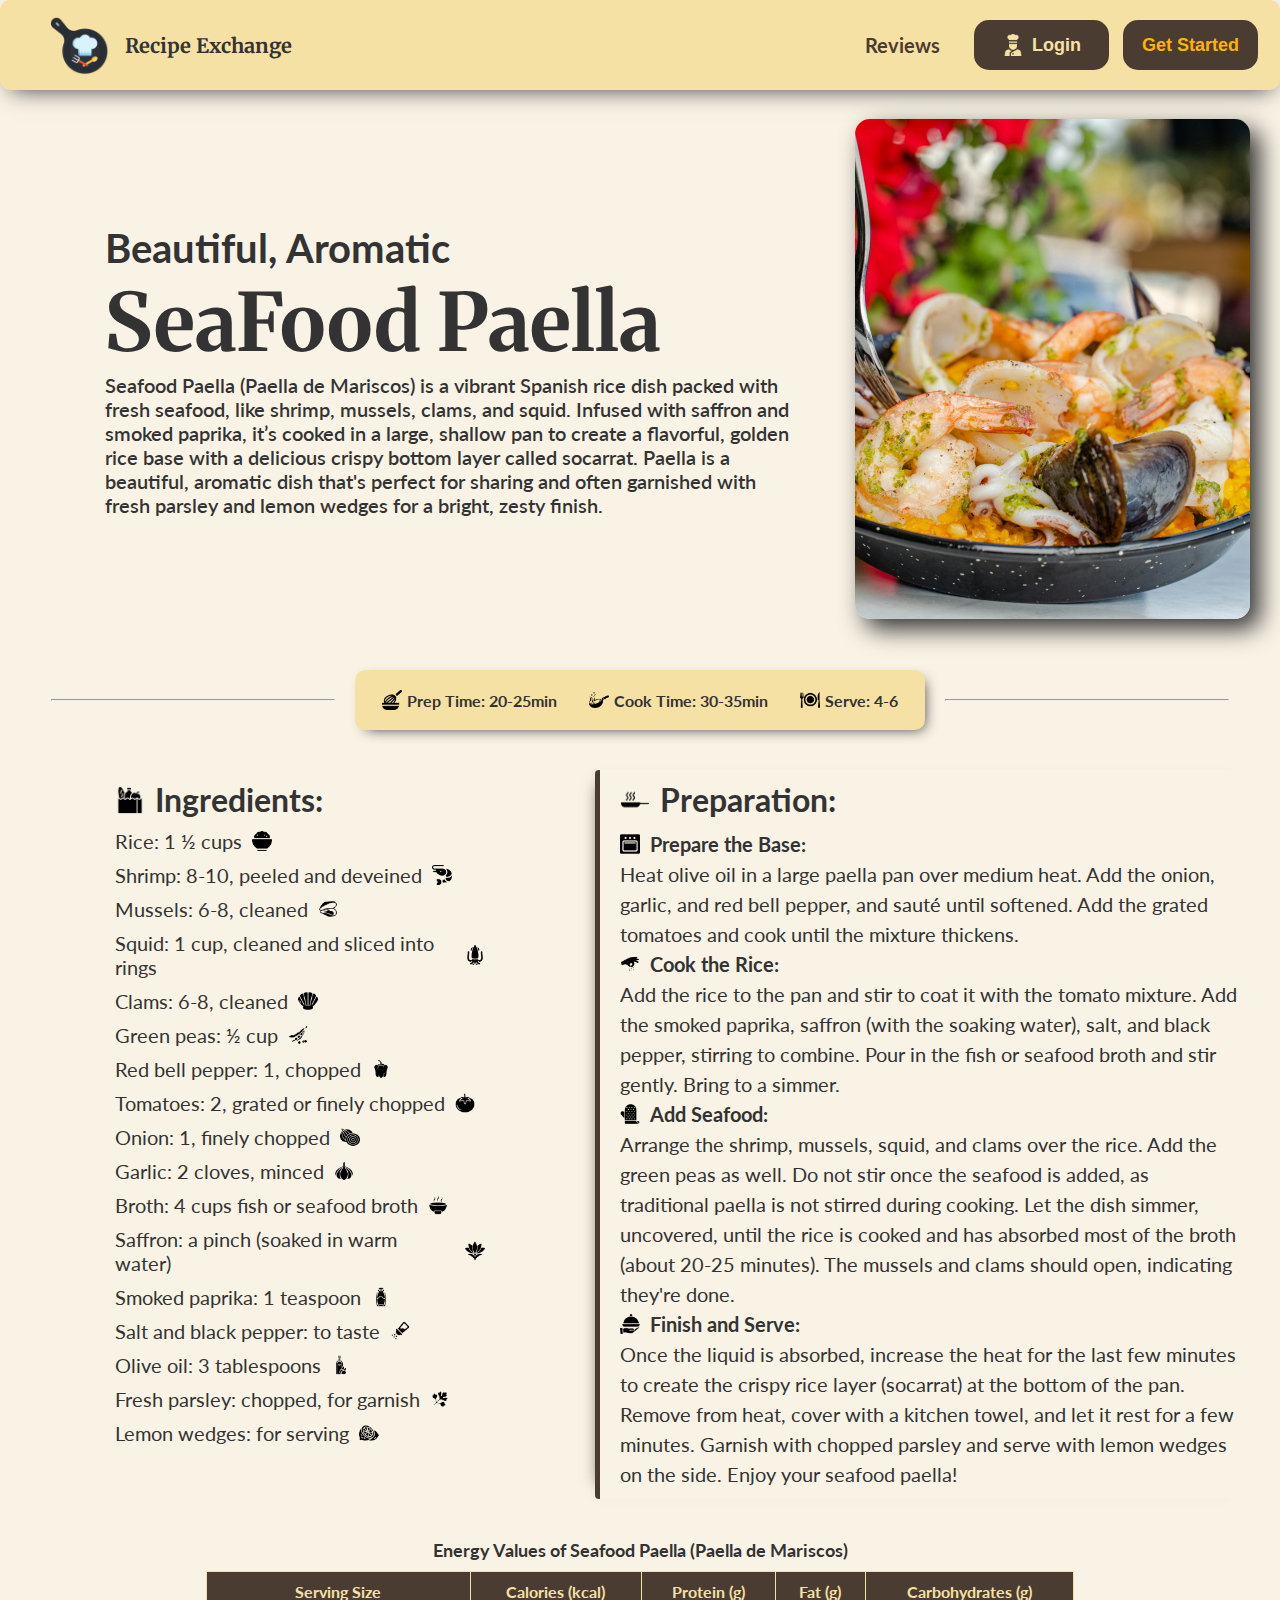
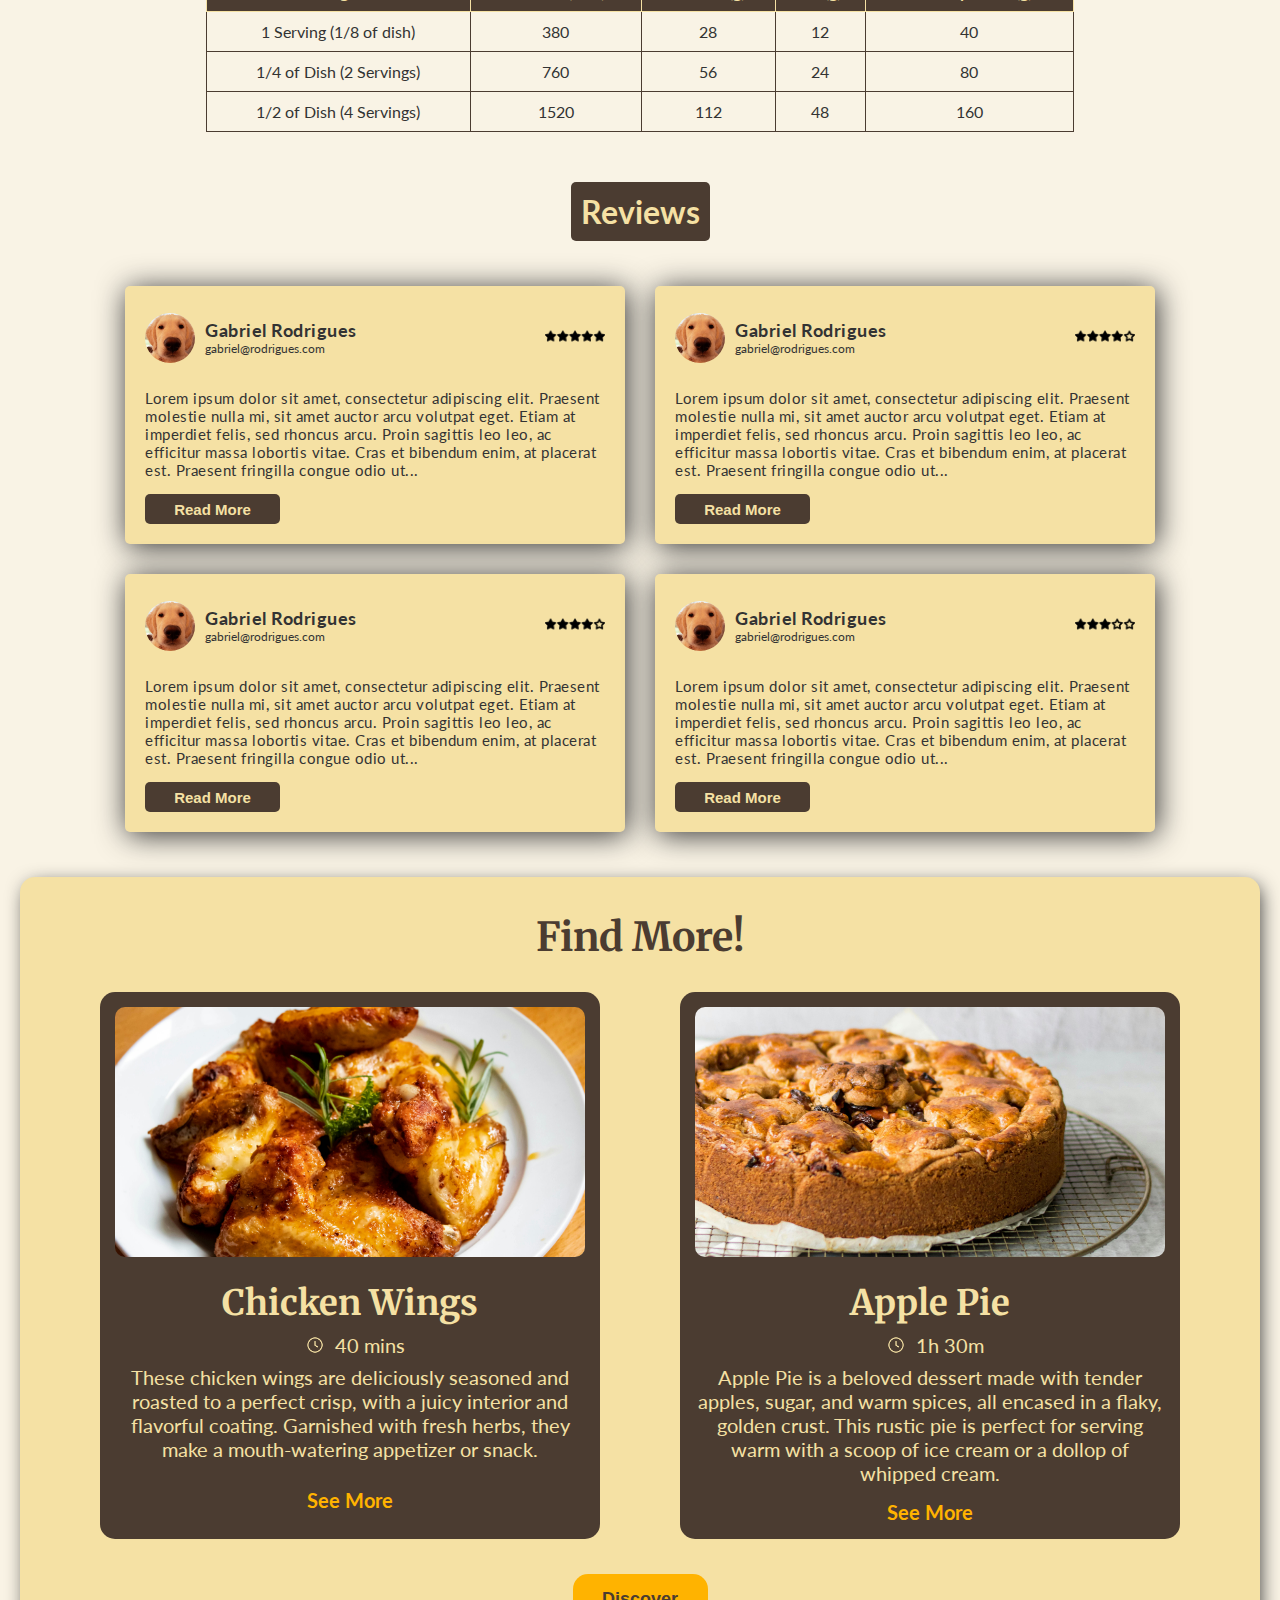
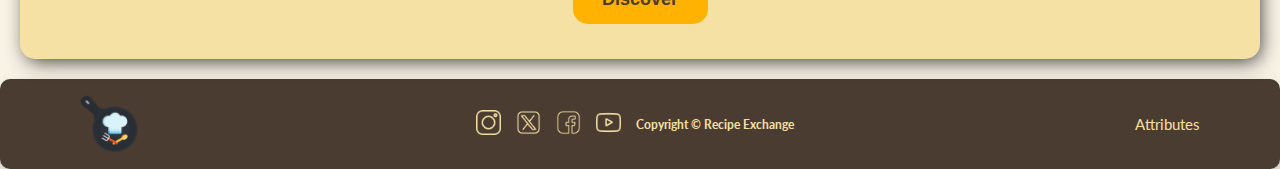
<file: SeafoodPaella.html>
<!DOCTYPE html>
<html lang="en">
  <head>
    <meta charset="UTF-8" />
    <meta name="viewport" content="width=device-width, initial-scale=1.0" />
    <title>Recipe Exchange</title>
    <link rel="icon" href="Images/Recipe-Exchange-Logo.png" />
    <link rel="stylesheet" href="Styles/style.css" />
    <link rel="stylesheet" href="Styles/food.css" />
    <link rel="stylesheet" href="Styles/responsive.css" />
  </head>
  <body>
    <div class="bar home-bar">
      <a href="index.html" id="home">
        <img id="logo" src="Images/Recipe-Exchange-Logo.png" alt="Logo" />
        <h1>Recipe Exchange</h1>
      </a>
      <nav>
        <ul>
          <li class="hidden-mobile"><a href="#testimonials">Reviews</a></li>
        </ul>
        <ul>
          <div class="register">
            <li class="hidden-mobile">
              <a href="login.html"
                ><button id="login">
                  <img src="Images/Profile-2.png" alt="Profile" />Login
                </button></a
              >
            </li>
            <li>
              <a href="signUp.html"
                ><button id="register">Get Started</button></a
              >
            </li>
            <li class="hidden-desktop">
              <a href="login.html"
                ><button id="login-mobile">
                  <img src="Images/Profile-2.png" alt="Profile" /></button
              ></a>
            </li>
          </div>
        </ul>
      </nav>
    </div>
    <main>
      <div class="content">
        <div class="home-description">
          <h2>Beautiful, Aromatic</h2>
          <h1>SeaFood Paella</h1>
          <p>
            Seafood Paella (Paella de Mariscos) is a vibrant Spanish rice dish
            packed with fresh seafood, like shrimp, mussels, clams, and squid.
            Infused with saffron and smoked paprika, it’s cooked in a large,
            shallow pan to create a flavorful, golden rice base with a delicious
            crispy bottom layer called socarrat. Paella is a beautiful, aromatic
            dish that's perfect for sharing and often garnished with fresh
            parsley and lemon wedges for a bright, zesty finish.
          </p>
        </div>
        <div class="hero-img">
          <img src="Images/SeaFood.jpg" id="foodHeroImg" alt="SeaFood Paella" />
        </div>
      </div>
      <div class="mini-display">
        <hr />
        <div class="classification">
          <p>
            <img src="Images/prep-time.png" alt="Baking icon" />Prep Time:
            20-25min
          </p>
          <p><img src="Images/cook-time.png" alt="pan" />Cook Time: 30-35min</p>
          <p>
            <img src="Images/people-served.png" alt="plate and cutlery" />Serve:
            4-6
          </p>
        </div>
        <hr />
      </div>
      <div class="preparation">
        <div class="ingredients">
          <h1>
            <img src="Images/ingredients.png" alt="Ingredients Basket" />
            Ingredients:
          </h1>
          <ul>
            <li>Rice: 1 ½ cups <img src="Images/rice.png" alt="Rice" /></li>
            <li>
              Shrimp: 8-10, peeled and deveined
              <img src="Images/shrimp.png" alt="Shrimp" />
            </li>
            <li>
              Mussels: 6-8, cleaned
              <img src="Images/mussel.png" alt="Mussels" />
            </li>
            <li>
              Squid: 1 cup, cleaned and sliced into rings
              <img src="Images/squid.png" alt="Squid" />
            </li>
            <li>
              Clams: 6-8, cleaned <img src="Images/seashell.png" alt="Clams" />
            </li>
            <li>
              Green peas: ½ cup <img src="Images/peas.png" alt="Green Peas" />
            </li>
            <li>
              Red bell pepper: 1, chopped
              <img src="Images/red-pepper.png" alt="Red Pepper" />
            </li>
            <li>
              Tomatoes: 2, grated or finely chopped
              <img src="Images/tomato.png" alt="tomato" />
            </li>
            <li>
              Onion: 1, finely chopped
              <img src="Images/Onion.png" alt="onion" />
            </li>
            <li>
              Garlic: 2 cloves, minced <img src="Images/garlic.png" alt="" />
            </li>
            <li>
              Broth: 4 cups fish or seafood broth
              <img src="Images/broth.png" alt="broth" />
            </li>
            <li>
              Saffron: a pinch (soaked in warm water)
              <img src="Images/saffron.png" alt="saffron" />
            </li>
            <li>
              Smoked paprika: 1 teaspoon
              <img src="Images/paprika.png" alt="paprika" />
            </li>
            <li>
              Salt and black pepper: to taste
              <img src="Images/salt.png" alt="salt" />
            </li>
            <li>
              Olive oil: 3 tablespoons
              <img src="Images/olive-oil.png" alt="olive oil" />
            </li>
            <li>
              Fresh parsley: chopped, for garnish
              <img src="Images/parsley.png" alt="parsley" />
            </li>
            <li>
              Lemon wedges: for serving
              <img src="Images/lemon.png" alt="Lemon" />
            </li>
          </ul>
        </div>
        <div class="how-to-prep">
          <h1>
            <img src="Images/FryingPan.png" alt="Frying Pan" /> Preparation:
          </h1>
          <p>
            <span
              ><img src="Images/oven.png" alt="Oven" />Prepare the Base:</span
            >
            Heat olive oil in a large paella pan over medium heat. Add the
            onion, garlic, and red bell pepper, and sauté until softened. Add
            the grated tomatoes and cook until the mixture thickens.

            <span
              ><img src="Images/seasoning.png" alt="Seasoning" />Cook the
              Rice:</span
            >
            Add the rice to the pan and stir to coat it with the tomato mixture.
            Add the smoked paprika, saffron (with the soaking water), salt, and
            black pepper, stirring to combine. Pour in the fish or seafood broth
            and stir gently. Bring to a simmer.

            <span><img src="Images/glove.png" alt="Glove" />Add Seafood:</span>
            Arrange the shrimp, mussels, squid, and clams over the rice. Add the
            green peas as well. Do not stir once the seafood is added, as
            traditional paella is not stirred during cooking. Let the dish
            simmer, uncovered, until the rice is cooked and has absorbed most of
            the broth (about 20-25 minutes). The mussels and clams should open,
            indicating they're done.

            <span
              ><img src="Images/serve.png" alt="Serving Tray" />Finish and
              Serve:</span
            >
            Once the liquid is absorbed, increase the heat for the last few
            minutes to create the crispy rice layer (socarrat) at the bottom of
            the pan. Remove from heat, cover with a kitchen towel, and let it
            rest for a few minutes. Garnish with chopped parsley and serve with
            lemon wedges on the side. Enjoy your seafood paella!
          </p>
        </div>
      </div>
      <table>
        <caption>
          Energy Values of Seafood Paella (Paella de Mariscos)
        </caption>
        <thead>
          <tr>
            <th>Serving Size</th>
            <th>Calories (kcal)</th>
            <th>Protein (g)</th>
            <th>Fat (g)</th>
            <th>Carbohydrates (g)</th>
          </tr>
        </thead>
        <tbody>
          <tr>
            <td>1 Serving (1/8 of dish)</td>
            <td>380</td>
            <td>28</td>
            <td>12</td>
            <td>40</td>
          </tr>
          <tr>
            <td>1/4 of Dish (2 Servings)</td>
            <td>760</td>
            <td>56</td>
            <td>24</td>
            <td>80</td>
          </tr>
          <tr>
            <td>1/2 of Dish (4 Servings)</td>
            <td>1520</td>
            <td>112</td>
            <td>48</td>
            <td>160</td>
          </tr>
        </tbody>
      </table>
      <div class="reviews" id="testimonials">
        <h1>Reviews</h1>
        <div class="review-box-container">
          <div class="review-box">
            <div class="review-box-top">
              <div class="profile">
                <div class="profile-img">
                  <img src="Images/dog-profile.jpg" alt="Profile image" />
                </div>
                <div class="name-user">
                  <strong>Gabriel Rodrigues</strong>
                  <span>gabriel@rodrigues.com</span>
                </div>
              </div>
              <div class="rating">
                <img src="Images/rating-5.png" alt="5 Stars" />
              </div>
            </div>
            <div class="user-comment">
              Lorem ipsum dolor sit amet, consectetur adipiscing elit. Praesent
              molestie nulla mi, sit amet auctor arcu volutpat eget. Etiam at
              imperdiet felis, sed rhoncus arcu. Proin sagittis leo leo, ac
              efficitur massa lobortis vitae. Cras et bibendum enim, at placerat
              est. Praesent fringilla congue odio ut...
            </div>
            <div class="read-more">
              <button>Read More</button>
            </div>
          </div>
          <div class="review-box">
            <div class="review-box-top">
              <div class="profile">
                <div class="profile-img">
                  <img src="Images/dog-profile.jpg" alt="Profile image" />
                </div>
                <div class="name-user">
                  <strong>Gabriel Rodrigues</strong>
                  <span>gabriel@rodrigues.com</span>
                </div>
              </div>
              <div class="rating">
                <img src="Images/rating-4.png" alt="5 Stars" />
              </div>
            </div>
            <div class="user-comment">
              Lorem ipsum dolor sit amet, consectetur adipiscing elit. Praesent
              molestie nulla mi, sit amet auctor arcu volutpat eget. Etiam at
              imperdiet felis, sed rhoncus arcu. Proin sagittis leo leo, ac
              efficitur massa lobortis vitae. Cras et bibendum enim, at placerat
              est. Praesent fringilla congue odio ut...
            </div>
            <div class="read-more">
              <button>Read More</button>
            </div>
          </div>
          <div class="review-box">
            <div class="review-box-top">
              <div class="profile">
                <div class="profile-img">
                  <img src="Images/dog-profile.jpg" alt="Profile image" />
                </div>
                <div class="name-user">
                  <strong>Gabriel Rodrigues</strong>
                  <span>gabriel@rodrigues.com</span>
                </div>
              </div>
              <div class="rating">
                <img src="Images/rating-4.png" alt="5 Stars" />
              </div>
            </div>
            <div class="user-comment">
              Lorem ipsum dolor sit amet, consectetur adipiscing elit. Praesent
              molestie nulla mi, sit amet auctor arcu volutpat eget. Etiam at
              imperdiet felis, sed rhoncus arcu. Proin sagittis leo leo, ac
              efficitur massa lobortis vitae. Cras et bibendum enim, at placerat
              est. Praesent fringilla congue odio ut...
            </div>
            <div class="read-more">
              <button>Read More</button>
            </div>
          </div>
          <div class="review-box">
            <div class="review-box-top">
              <div class="profile">
                <div class="profile-img">
                  <img src="Images/dog-profile.jpg" alt="Profile image" />
                </div>
                <div class="name-user">
                  <strong>Gabriel Rodrigues</strong>
                  <span>gabriel@rodrigues.com</span>
                </div>
              </div>
              <div class="rating">
                <img src="Images/rating-3.png" alt="5 Stars" />
              </div>
            </div>
            <div class="user-comment">
              Lorem ipsum dolor sit amet, consectetur adipiscing elit. Praesent
              molestie nulla mi, sit amet auctor arcu volutpat eget. Etiam at
              imperdiet felis, sed rhoncus arcu. Proin sagittis leo leo, ac
              efficitur massa lobortis vitae. Cras et bibendum enim, at placerat
              est. Praesent fringilla congue odio ut...
            </div>
            <div class="read-more">
              <button>Read More</button>
            </div>
          </div>
        </div>
      </div>
      <div class="cookingContent" id="features">
        <h2 class="title">Find More!</h2>
        <div class="food-blocks">
          <div class="food-block">
            <a href="chickenWings.html">
              <div class="food-img">
                <img src="Images/ChickenWings.jpg" alt="Chicken Wings" />
              </div>
              <h2>Chicken Wings</h2>
              <p id="prep-time">
                <img src="Images/clock.png" alt="clock" />40 mins
              </p>
              <p class="discover-description">
                These chicken wings are deliciously seasoned and roasted to a
                perfect crisp, with a juicy interior and flavorful coating.
                Garnished with fresh herbs, they make a mouth-watering appetizer
                or snack.
              </p>
              <a href="chickenWings.html" id="SeeMore">See More</a>
            </a>
          </div>
          <div class="food-block">
            <a href="applePie.html">
              <div class="food-img">
                <img src="Images/ApplePie.JPG" alt="Apple Pie" />
              </div>
              <h2>Apple Pie</h2>
              <p id="prep-time">
                <img src="Images/clock.png" alt="clock" />1h 30m
              </p>
              <p class="discover-description">
                Apple Pie is a beloved dessert made with tender apples, sugar,
                and warm spices, all encased in a flaky, golden crust. This
                rustic pie is perfect for serving warm with a scoop of ice cream
                or a dollop of whipped cream.
              </p>
              <a href="applePie.html" id="SeeMore">See More</a>
            </a>
          </div>
        </div>
        <a href="cooking.html"
          ><button id="discover-button">Discover</button></a
        >
      </div>
    </main>
    <footer class="bar footer">
      <a href="index.html"
        ><img id="logo" src="Images/Recipe-Exchange-Logo.png" alt="Logo"
      /></a>
      <div class="social-medias">
        <a href="https://www.instagram.com/" target="_blank"
          ><img src="Images/instagram.png" alt="Instagram"
        /></a>
        <a href="https://www.x.com/" target="_blank"
          ><img src="Images/twitter.png" alt="Twitter - X"
        /></a>
        <a href="https://www.facebook.com/" target="_blank"
          ><img src="Images/facebook.png" alt="Facebook"
        /></a>
        <a href="https://www.youtube.com/" target="_blank"
          ><img src="Images/youtube.png" alt="Youtube"
        /></a>
        <span> Copyright &copy; Recipe Exchange</span>
      </div>
      <a href="attributes.html" target="_blank">Attributes</a>
    </footer>
  </body>
</html>
</file>
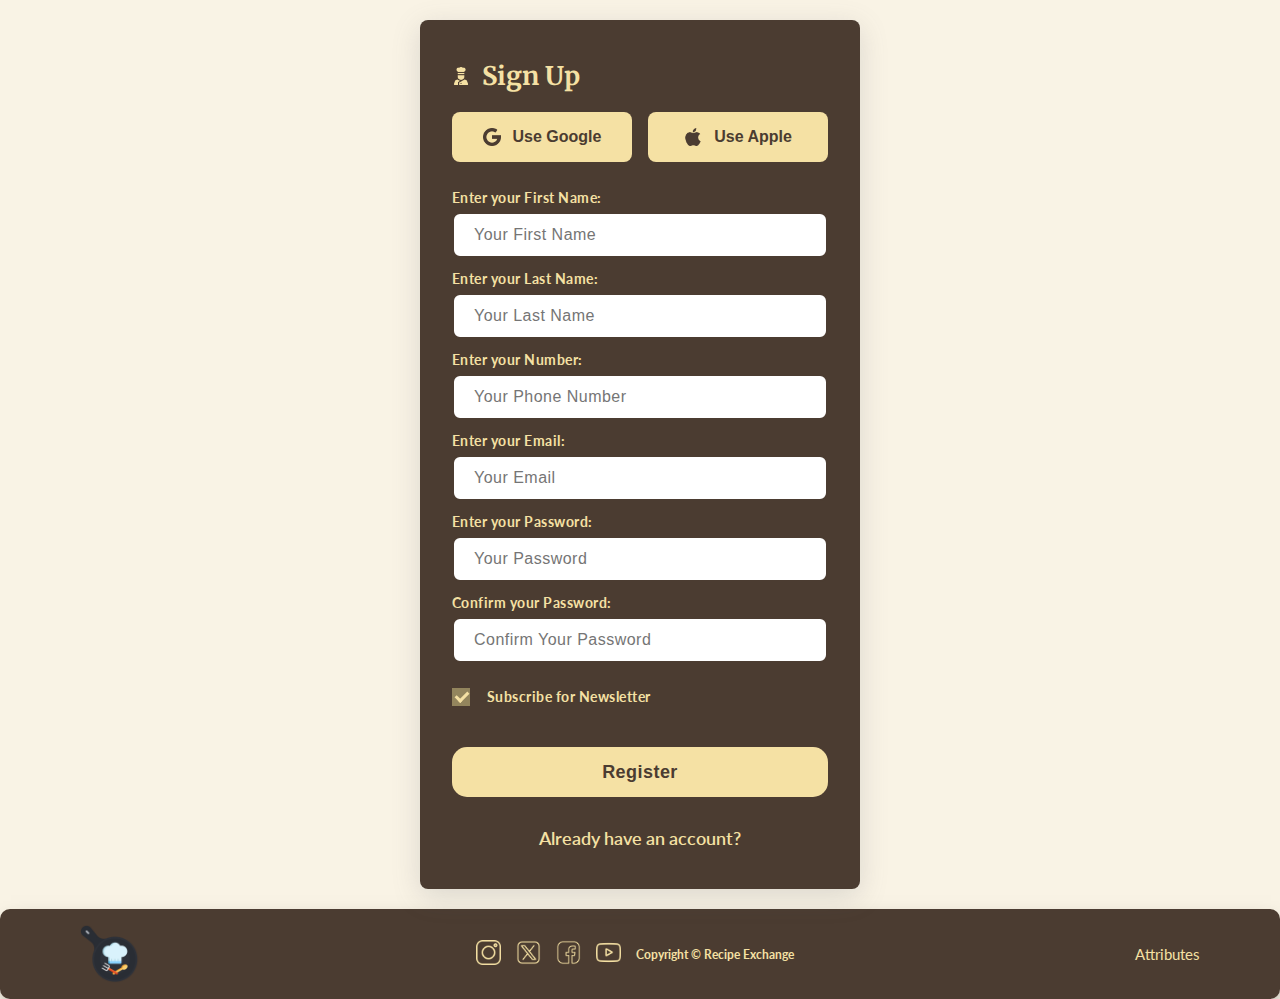
<file: signUp.html>
<!DOCTYPE html>
<html lang="en">
<head>
    <meta charset="UTF-8">
    <meta name="viewport" content="width=device-width, initial-scale=1.0">
    <title>Recipe Exchange</title>
    <link rel="icon" href="Images/Recipe-Exchange-Logo.png">
    <link rel="stylesheet" href="Styles/style.css">
    <link rel="stylesheet" href="Styles/forms.css">
    <link rel="stylesheet" href="Styles/signUp.css">
    <link rel="stylesheet" href="Styles/responsive.css">
</head>
<body>
    <main id="signUp">
        <div class="container">
            <h1><img src="Images/Profile-2.png" alt="Profile image">Sign Up</h1>
            <div class="social-login">
                <button class="google">
                    <img src="Images/google.png" alt="">
                    Use Google
                </button>
                <button class="google">
                    <img src="Images/apple.png" alt="">
                    Use Apple
                </button>
            </div>
            <form action="">
                <label for="fname">Enter your First Name: </label>
                <div class="custome-input">
                    <input type="text" name="fname" id="fname" required placeholder="Your First Name" autocomplete="off">
                </div>
                <label for="lname">Enter your Last Name: </label>
                <div class="custome-input">
                    <input type="text" name="lname" id="lname" required placeholder="Your Last Name" autocomplete="off">
                </div>
                <label for="tel">Enter your Number: </label>
                <div class="custome-input">
                    <input type="tel" name="tel" id="tel" placeholder="Your Phone Number" autocomplete="off">
                </div>
                <label for="email">Enter your Email: </label>
                <div class="custome-input">
                    <input type="email" name="email" id="email" required placeholder="Your Email" autocomplete="off">
                </div>
                <label for="password">Enter your Password: </label>
                <div class="custome-input">
                    <input type="password" name="password" id="password" required placeholder="Your Password">
                </div>
                <label for="confirmPassword">Confirm your Password: </label>
                <div class="custome-input">
                    <input type="password" name="confirmPassword" id="cpassword" required placeholder="Confirm Your Password">
                </div>
                <div class="custome-input" id="checkbox">
                    <label class="container-checkbox">
                        Subscribe for Newsletter
                        <input type="checkbox" checked="checked">
                        <span class="checkmark"></span>
                    </label>
                </div>
                <button class="send" type="submit">Register</button>
                <div class="links">
                    <a href="login.html">Already have an account?</a>
                </div>
            </form>
        </div>
    </main>
    <footer class="bar footer">
        <a href="index.html"><img id="logo" src="Images/Recipe-Exchange-Logo.png" alt="Logo"></a>
        <div class="social-medias">
            <a href="https://www.instagram.com/" target="_blank"><img src="Images/instagram.png" alt="Instagram"></a>
            <a href="https://www.x.com/" target="_blank"><img src="Images/twitter.png" alt="Twitter - X"></a>
            <a href="https://www.facebook.com/" target="_blank"><img src="Images/facebook.png" alt="Facebook"></a>
            <a href="https://www.youtube.com/" target="_blank"><img src="Images/youtube.png" alt="Youtube"></a>
            <span> Copyright &copy; Recipe Exchange</span>
        </div>
        <a href="attributes.html" target="_blank">Attributes</a>
    </footer>
</body>
</html>
</file>
<file: Styles/style.css>
@import url("https://fonts.googleapis.com/css2?family=Merriweather:ital,wght@0,300;0,400;0,700;0,900;1,300;1,400;1,700;1,900&display=swap");
@import url("https://fonts.googleapis.com/css2?family=Lato:ital,wght@0,100;0,300;0,400;0,700;0,900;1,100;1,300;1,400;1,700;1,900&family=Merriweather:ital,wght@0,300;0,400;0,700;0,900;1,300;1,400;1,700;1,900&display=swap");

* {
  margin: 0;
  padding: 0;
  box-sizing: border-box;
}

html {
  scroll-behavior: smooth;
}

body {
  background-color: #f9f3e5;
  font-family: "Lato", Arial, Helvetica, sans-serif;
  color: #333333;
}

.bar {
  background-color: #f5e1a4;
  color: #4b3c31;
  display: flex;
  justify-content: space-between;
  padding: 15px;
  padding-left: 50px;
  align-items: center;
  height: 90px;
  border: none;
  border-radius: 10px;
  box-shadow: 1px 9px 22px -10px #333333;
  width: 100%;
}

.bar h1,
a {
  font-size: 20px;
}

#logo {
  width: 60px;
  margin-right: 15px;
}

nav {
  font-weight: bold;
  font-size: 20px;
  display: flex;
  align-items: center;
  justify-content: space-between;
}

nav ul {
  display: flex;
  flex-direction: row;
  align-items: center;
  height: 100%;
}

.register {
  display: flex;
  margin-left: 20px;
}

nav ul li {
  display: inline;
  margin: 7px;
}

nav ul li a {
  color: #4b3c31;
  text-decoration: none;
  background: linear-gradient(
      to right,
      rgba(245, 225, 164, 1),
      rgba(245, 225, 164, 1)
    ),
    linear-gradient(
      to right,
      rgba(75, 60, 49, 1),
      rgba(75, 60, 49, 1),
      rgba(75, 60, 49, 1)
    );
  background-size: 100% 3px, 0 3px;
  background-position: 100% 100%, 0 100%;
  background-repeat: no-repeat;
  transition: background-size 400ms;
}

nav ul li a:hover {
  background-size: 0 3px, 100% 3px;
}

button {
  display: flex;
  align-items: center;
  justify-content: center;
  cursor: pointer;
  width: 135px;
  font-weight: bold;
  border: none;
  height: 50px;
  border-radius: 15px;
  background-color: #4b3c31;
  font-size: 18px;
  color: #f5e1a4;
  transition: ease-in-out;
  transition-duration: 0.3s;
}

button:hover {
  box-shadow: 1px 9px 22px -10px #333333;
}

#register {
  color: #ffb300;
  transition: ease-in-out;
  transition-duration: 0.3s;
}

#register:hover {
  color: #f44336;
  background-color: #f9f3e5;
}

#login img {
  width: 22px;
  margin-right: 8px;
}

a {
  text-decoration: none;
  color: #333333;
  cursor: pointer;
}

#home {
  display: flex;
  align-items: center;
}

#home h1 {
  font-family: "Merriweather", Arial, Helvetica, sans-serif;
}

main {
  display: flex;
  flex-direction: column;
  padding: 20px;
  justify-content: center;
  align-items: center;
}

.content {
  padding: 10px;
  margin-top: 10px;
  border: none;
  display: flex;
  width: 100%;
  height: 750px;
  align-items: center;
  justify-content: center;
}

.content .hero-img {
  max-width: 700px;
  min-width: 350px;
}

.content .hero-img img {
  width: 100%;
  max-width: 700px;
  object-fit: cover;
  object-position: center;
}

.home-description {
  margin-left: 75px;
  margin-right: 50px;
  max-width: 700px;
}

.home-description h1 {
  font-family: "Merriweather", Arial, Helvetica, sans-serif;
  font-size: 80px;
}

.home-description h2 {
  font-size: 40px;
}

.home-description p {
  font-size: 20px;
  font-weight: 550;
}

.cookingContent {
  width: 100%;
  background-color: #f5e1a4;
  border: none;
  border-radius: 15px;
  padding: 35px 15px 35px 15px;
  display: flex;
  flex-direction: column;
  align-items: center;
  box-shadow: 3px 5px 19px -3px #333333;
}

.cookingContent .title {
  color: #4b3c31;
  font-family: "Merriweather", Arial, Helvetica, sans-serif;
  font-size: 40px;
  margin-bottom: 25px;
  text-align: center;
}

.food-blocks {
  display: flex;
  flex-wrap: wrap;
  justify-content: center;
  gap: 70px;
}

.food-img {
  width: 100%;
  border-radius: 5px;
  overflow: hidden;
  margin-right: 10px;
  margin-bottom: 20px;
}

.food-img img {
  width: 100%;
  height: 250px;
  object-fit: cover;
  object-position: center;
  border-radius: 10px;
}

.food-block {
  width: 400px;
  background-color: #4b3c31;
  margin: 5px;
  padding: 15px;
  border: none;
  text-align: center;
  border-radius: 15px;
  display: flex;
  flex-wrap: wrap;
  justify-content: center;
  transition: ease-in-out;
  transition: 0.3s;
}

.food-block:hover {
  box-shadow: 3px 5px 19px -3px #333333;
}

.food-block a {
  color: #f5e1a4;
}

.food-block h2 {
  font-family: "Merriweather", Arial, Helvetica, sans-serif;
  font-size: 35px;
}

.food-block p img {
  width: 40px;
  height: 40px;
  margin: 0;
}

#prep-time {
  display: flex;
  flex-direction: row;
  align-items: center;
  justify-content: center;
}

.food-description {
  font-family: "Talo", Arial, Helvetica, sans-serif;
  margin-bottom: 10px;
  margin-top: 10px;
}

.food-block #SeeMore {
  margin-top: 15px;
  color: #ffb300;
  font-weight: bold;
}

#discover-button {
  margin-top: 30px;
  background-color: #ffb300;
  color: #4b3c31;
}

.aboutus-description {
  height: 450px;
  width: 550px;
  display: flex;
  flex-direction: column;
  text-align: left;
}

.aboutus-description h1 {
  font-size: 80px;
  font-family: "Merriweather", Arial, Helvetica, sans-serif;
}

.aboutus-description p {
  font-size: 20px;
  font-weight: 550;
  margin-bottom: 40px;
}

.aboutus-description button {
  color: #f5e1a4;
}

.social-medias {
  padding: 10px;
  display: flex;
  flex-direction: row;
  align-items: center;
  justify-content: space-between;
}

.social-medias span {
  font-size: 20px;
  font-weight: bold;
  margin-right: 20px;
}

.social-medias a {
  margin-right: 15px;
}

.footer a {
  color: #f5e1a4;
  font-size: 15px;
}

.footer {
  color: #f5e1a4;
  background-color: #4b3c31;
  justify-content: space-between;
  padding-left: 80px;
  padding-right: 80px;
}

.footer span {
  font-size: 12px;
}

footer img {
  width: 25px;
}

#attributes li {
  display: flex;
  flex-direction: column;
  align-items: center;
  line-height: 2.5em;
}
</file>
<file: Styles/responsive.css>
@media (min-width: 701px){
    .hidden-desktop{
        display: none;
    }
}


@media (max-width: 700px) {

    .hidden-mobile{
        display: none;
    }

    .home-bar{
        position: fixed;
        width: 100%;
    }


    .bar{
        padding: 5px 20px;
        height: fit-content;
    }

    .content .hero-img img{
        width: 300px;
    }

    #register{
        font-size: 15px;
    }

    #login-mobile img{
        width: 20px;
    }

    #login-mobile{
        width: 30px;
        border-radius: 50%;
        padding: 25px;
    }

    .content {
        display: block;
        height: 100%;
        margin-bottom: 30px;
        text-align: left;
    }

    .content .home-description{
        margin-top: 80px;
    }

    .home-description h1{
        font-size: 45px;
    }

    .cookingContent .title{
        font-size: 25px;
        text-align: center;
    }

    .food-block a{
        font-size: 18px;
    }

    .aboutus-description{
        height: 100%;
    }

    .aboutus-description h1{
        font-size: 45px;
    }

    .social-medias span{
        font-size: 10px;
        margin: 0;
    }

    .topic-section {
        font-size: 24px;
    }

    .topic {
        width: 95%;
    }


    .interaction {
        font-size: 20px;
    }

    .interaction button {
        width: 160px;
    }

    .topic a img {
        max-width: 50%;
        height: auto;
    }

    .slogan{
        height: 150px;
    }

    #slogan{
        font-size: 40px;
    }

    #foodHeroImg{
        width: 100%;
        height: 400px;
        margin-top: 30px;
    }

    .classification{
        width: 100%;
        display: block;
    }

    .classification p{
        margin: 10px 0;
    }

    .preparation{
        display: block;
    }

    .ingredients{
        margin: 0 0 20px 0;
    }

    .how-to-prep{
        width: 100%;
    }


    .footer a{
        font-size: 12px;
    }

    .social-medias img{
        width: 20px;
    }

    #attributes li a{
        font-size: 15px;
    }


}

@media (max-width: 960px){

    
    .aboutUsLink{
        display: none;
    }

    .home-description{
        margin: 0;
    }

    .home-description h2{
        font-size: 30px;
    }

    .home-description h1{
        font-size: 60px;
    }

    .aboutus-description h1{
        font-size: 60px;
    }

    .aboutus-description{
        width: auto;
        height: auto;
    }

    .food-block{
        width: 350px;
    }

    .filter-select-by-dish{
        display: none;
    }

    .interaction button {
        display: none;
    }

    .interaction h2{
        font-size: 30px;
    }

    .ingredients{
        margin: 0 30px;
    }

}

@media (max-width: 450px){
    .food-block{
        width: 300px;
    }

    .food-block a{
        font-size: 15px;
    }

    .food-block a h2{
        font-size: 20px;
    }

    .food-block img{
        width: 200px;
        height: 200px;
    }

    .home-description h2{
        font-size: 20px;
    }

    .home-description h1{
        font-size: 40px;
    }

    .aboutus-description h1{
        font-size: 40px;
    }

    .home-description p{
        font-size: 15px;
    }

    .aboutus-description p{
        font-size: 15px;
    }

    .social-medias span{
        display: none;
    }

    #login-mobile{
        display: none;
    }

    .topic-section {
        font-size: 18px;
    }

    .interaction {
        font-size: 13px;
    }

    .interaction button {
        font-size: 12px;
        width: 75%;
        height: 30px;
    }

    #slogan{
        font-size: 30px;
    }

    .classification p{
        margin: 10px 0;
        justify-content: left;
    }

    #foodHeroImg{
        width: 90%;
        height: 200px;
        margin-top: 30px;
    }

    .ingredients h1{
        font-size: 20px;
    }

    .ingredients ul li{
        font-size: 15px;
    }

    .how-to-prep h1{
        font-size: 20px;
    }

    .how-to-prep p{
        font-size: 15px;
    }

    table{
        margin: 20px 0;
    }

    table thead, tbody{
        font-size: 12px;
    }

    .container{
        width: 100%;
    }

}
</file>
<file: Styles/food.css>
#foodHeroImg{
    border-radius: 15px;
    box-shadow: 10px 10px 25px #333333;
}

.content{
    height: 500px;
    margin-bottom: 20px;
}

.hero-img img{
    height: 500px;
}

.mini-display{
    display: flex;
    flex-direction: row;
    justify-content: space-between;
    margin: 30px 0px;
    width: 95%;
    align-items: center;
}

.mini-display hr{
    width: 25%;
}

.classification{
    background-color: #F5E1A4;
    display: flex;
    flex-direction: row;
    justify-content: space-around;
    padding: 10px;
    width: 50%;
    align-items: center;
    border: none;
    border-radius: 10px;
    font-weight: bold;
    margin: 0px 20px;
    box-shadow: 5px 5px 14px -6px #333333;
}

.classification p{
    display: flex;
    align-items: center;
    justify-content: center;
    margin: 10px 10px;
}

.classification p img{
    width: 20px;
    margin-right: 5px;
}

.preparation{
    border: none;
    padding: 10px;
    display: flex;
    width: 100%;
    justify-content: center;
}

.preparation h1{
    margin-bottom: 10px;
    display: flex;
    align-items: center;
}

.preparation h1 img{
    width: 30px;
    margin-right: 10px;
}

.ingredients{
    padding: 10px;
    margin-right: 100px;
    margin-left: 75px;

}

.ingredients ul li{
    list-style: none;
    margin-bottom: 10px;
    font-size: 20px;
    display: flex;
    align-items: center;
}

.ingredients ul li img{
    width: 20px;
    margin-left: 10px;
}

.how-to-prep{
    width: 700px;
    padding: 10px 10px 10px 20px;
    border-radius: 4px;
    border-left: 5px solid #4B3C31;
    box-shadow: -10px 0px 15px -15px #333333;
}

.how-to-prep p{
    font-size: 20px;
    line-height: 1.5em;
}

.how-to-prep p span{
    font-weight: bold;
    display: flex;
    margin: 0;
    padding: 0;
    align-items: center;
}

.how-to-prep p span img{
    width: 20px;
    margin-right: 10px;
}

.reviews{
    width: 100%;
    margin: 20px;   
}

.review-box-container{
    display: flex;
    justify-content: center;
    align-items: center;
    flex-wrap: wrap;
    width: 100%;
}

.review-box{
    width: 500px;
    box-shadow: 2px 3px 30px #333333;
    background-color: #F5E1A4;
    padding: 20px;
    margin: 15px;
    border: none;
    border-radius: 5px;
}

.profile-img{
    width: 50px;
    height: 50px;
    border-radius: 50%;
    overflow: hidden;
    margin-right: 10px;
}

.profile-img img{
    width: 100%;
    height: 100%;
    object-fit: cover;
    object-position: center;
}

.profile{
    display: flex;
    align-items: center;
}

.name-user{
    display: flex;
    flex-direction: column;
}

.name-user strong{
    font-size: 18px;
    letter-spacing: 0.5px;
}

.name-user span{
    font-size: 12px;
}

.rating img{
    width: 60px;
    height: 60px;
}

.review-box-top{
    display: flex;
    justify-content: space-between;
    align-items: center;
    margin-bottom: 20px;
}

.user-comment{
    font-size: 15px;
    letter-spacing: 0.5px;
}

.review-box{
    transition: ease-in-out;
    transition-duration: .3s;
}

.review-box:hover{
    transform: translateY(-5px);
}

.read-more{
    margin-top: 15px;
}

.read-more button {
    height: 30px;
    border-radius: 5px;
    font-size: 15px;
}

.reviews h1{
    margin-bottom: 30px;
    background-color: #4B3C31;
    color: #F5E1A4;
    border: none;
    border-radius: 5px;
    padding: 10px;

}

.reviews{
    display: flex;
    flex-direction: column;
    align-items: center;
    justify-content: center;
    margin-bottom: 30px;
}

.food-block{
    width: 500px;
}

table {
    width: 70%;
    margin: 30px auto;
    border-collapse: collapse;
}

th, td {
    border: 1px solid #4B3C31;
    padding: 10px;
    text-align: center;
    background-color: transparent ;
}

th {
    background-color: #4B3C31;
    color: #F5E1A4;
    border-color: #F5E1A4;
}

caption {
    margin-bottom: 10px;
    font-size: 18px;
    font-weight: bold;
}
</file>
<file: Styles/forms.css>
main {
  height: 100vh;
  display: flex;
  align-items: center;
  justify-content: center;
}

.container {
  background-color: #4b3c31;
  color: #f5e1a4;
  width: 440px;
  display: flex;
  flex-direction: column;
  justify-content: center;
  padding: 40px 32px;
  border-radius: 8px;
  box-shadow: rgba(100, 100, 111, 0.2) 0px 7px 29px 0px;
}

.container h1 {
  font-size: 1.6rem;
  font-family: "Merriweather", Arial, Helvetica, sans-serif;
}

.container img {
  width: 18px;
  margin-right: 12px;
}

.container .social-login {
  display: flex;
  gap: 16px;
  margin-top: 20px;
}

.container .social-login button {
  margin-bottom: 15px;
  padding: 8px;
  width: 100%;
  border-radius: 8px;
  display: flex;
  flex-direction: row;
  align-items: center;
  justify-content: center;
  font-size: 1rem;
  font-weight: bold;
  cursor: pointer;
}

.container form label {
  font-size: 14px;
  font-weight: bold;
  letter-spacing: 0.03rem;
  display: block;
  margin-top: 12px;
}

.container form .custome-input {
  position: relative;
  border: none;
}

.container form .custome-input input {
  font-size: 16px;
  color: #4b3c31;
  font-weight: 500;
  width: 100%;
  height: 46px;
  letter-spacing: 0.03rem;
  border-radius: 8px;
  text-indent: 20px;
  margin-top: 6px;
  border: 2px solid #4b3c31;
  outline: none;
  transition: ease-in-out;
  transition-duration: 0.3s;
}

.container form .custome-input input:focus {
  border-color: #f5e1a4;
}

.container form .send {
  width: 100%;
  margin-top: 30px;
  border: none;
  line-height: 50px;
  font-size: 18px;
  letter-spacing: 0.025em;
}

.container .links {
  display: flex;
  justify-content: space-between;
  margin-top: 30px;
}

.container .links a {
  color: #f5e1a4;
  font-weight: 600;
  background: linear-gradient(to right, #4b3c31, #4b3c31),
    linear-gradient(to right, #f5e1a4, #f5e1a4, #f5e1a4);
  background-size: 100% 3px, 0 3px;
  background-position: 100% 100%, 0 100%;
  background-repeat: no-repeat;
  transition: background-size 400ms;
  font-size: 18px;
}

.container .links a:hover {
  background-size: 0 3px, 100% 3px;
}

.container button {
  background-color: #f5e1a4;
  color: #4b3c31;
}

button {
  display: inline;
}
</file>
<file: Styles/contactUs.css>
.container .custome-input textarea{
    min-width: 100%;
    max-width: 100%;
    min-height: 80px;
    font-size: 16px;
    color: #4B3C31;
    font-weight: 500;
    letter-spacing: 0.03rem;
    border-radius: 8px;
    text-indent: 20px;
    margin-top: 6px;
    border: 2px solid #4B3C31;
    outline: none;
    transition: ease-in-out;
    transition-duration: .3s;
}

.container .custome-input textarea:focus{
    border-color: #F5E1A4;
}
</file>
<file: Styles/cooking.css>
.content{
    height: 700px;
}

.slogan{
    background-color: #F44336;
    width: 100%;
    height: 60%;
    display: flex;
    align-items: center;
    justify-content: center;
    text-align: center;
    border: none;
    border-radius: 15px;
    color: #333333;
    margin-right: 0;
}

.slogan h1{
    color: #F9F3E5;
}


.food-block{
    width: 550px;
}


#discover-button{
    font-size: 14px;
    width: 155px;
}

.topic-section{
    margin-top: 30px;
    padding: 10px;
    display: block;
    flex-wrap: nowrap;
    font-size: 30px;
    text-align: center;
    display: flex;
    flex-direction: column;
    align-items: center;
}

.topic-section button{
    margin-top: 30px;
    width: 200px;
}

.topic{
    width: 100%;
    margin-top: 30px;
    border: none;
    border-radius: 10px;
    background-color: #F4A7A0;
    padding: 10px;
    transition: ease-in-out;
    transition-duration: 0.3s;
}

.topic a img {
    width: 100%;
    height: auto;
    border: none;
    border-radius: 15px;
    max-width: 500px;
}

.topic:hover{
    box-shadow: 1px 9px 22px -10px #333333;
    width: 110%;
}

.topic img{
    box-shadow: 1px 9px 22px -10px #333333;
}

.topic a{
    color: #F9F3E5;
    display: flex;
    align-items: center;
    justify-content: center;
}

.interaction{
    width: 100%;
    max-width: 800px;
    height: auto;
    display: flex;
    flex-direction: column;
    justify-content: space-evenly;
    align-items: center;
    font-size: 30px;
}

.interaction button{
    width: 200px;
    background-color: #F9F3E5;
    color: #F44336;
}

.topic a img{
    width: 500px;
    height: 325px;
    border: none;
    border-radius: 15px;
}
</file>
<file: Styles/signUp.css>
#signUp {
  height: 100%;
}

.container-checkbox {
  display: block;
  position: relative;
  padding-left: 35px;
  margin-bottom: 12px;
  cursor: pointer;
  font-size: 22px;
  -webkit-user-select: none;
  -moz-user-select: none;
  -ms-user-select: none;
  user-select: none;
}

.container-checkbox input {
  position: absolute;
  opacity: 0;
  cursor: pointer;
  height: 0;
  width: 0;
}

.checkmark {
  position: absolute;
  top: 0;
  left: 0;
  height: 18px;
  width: 18px;
  background-color: #eee;
}

.checkmark:after {
  content: "";
  position: absolute;
  display: none;
}

.container .checkmark:after {
  left: 6px;
  top: 1px;
  width: 5px;
  height: 10px;
  border: solid #f5e1a4;
  border-width: 0 3px 3px 0;
  -webkit-transform: rotate(45deg);
  -ms-transform: rotate(45deg);
  transform: rotate(45deg);
}

.container input:checked ~ .checkmark:after {
  display: block;
}

.container input:checked ~ .checkmark {
  background-color: #93855d;
}

#checkbox {
  margin-top: 25px;
  margin-bottom: 0;
}

.container .links {
  justify-content: center;
}
</file>
<file: Styles/resetPassword.css>
h1, p{
    text-align: center;
}

p{
    margin: 20px 0 25px 0;
}

.container .links{
    justify-content: center;
}

.container h1 img{
    width: 25px;
}
</file>
